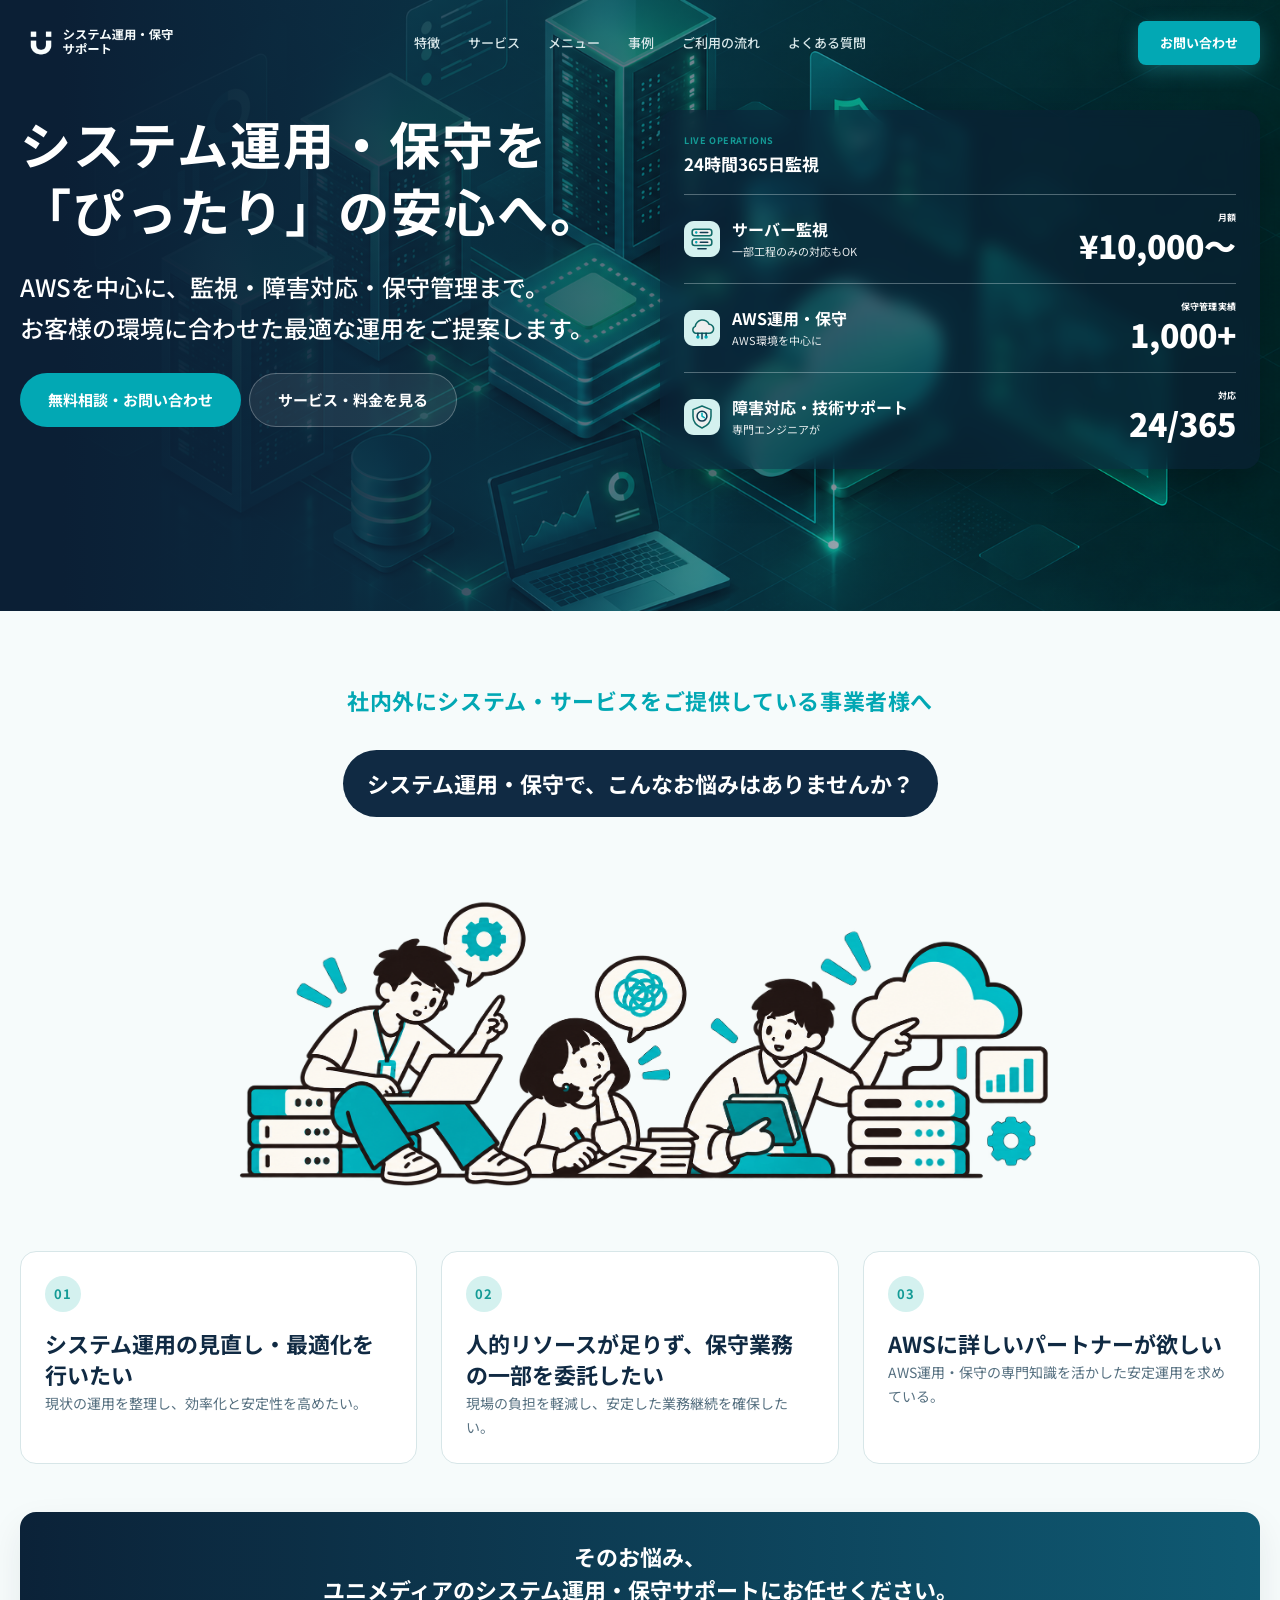
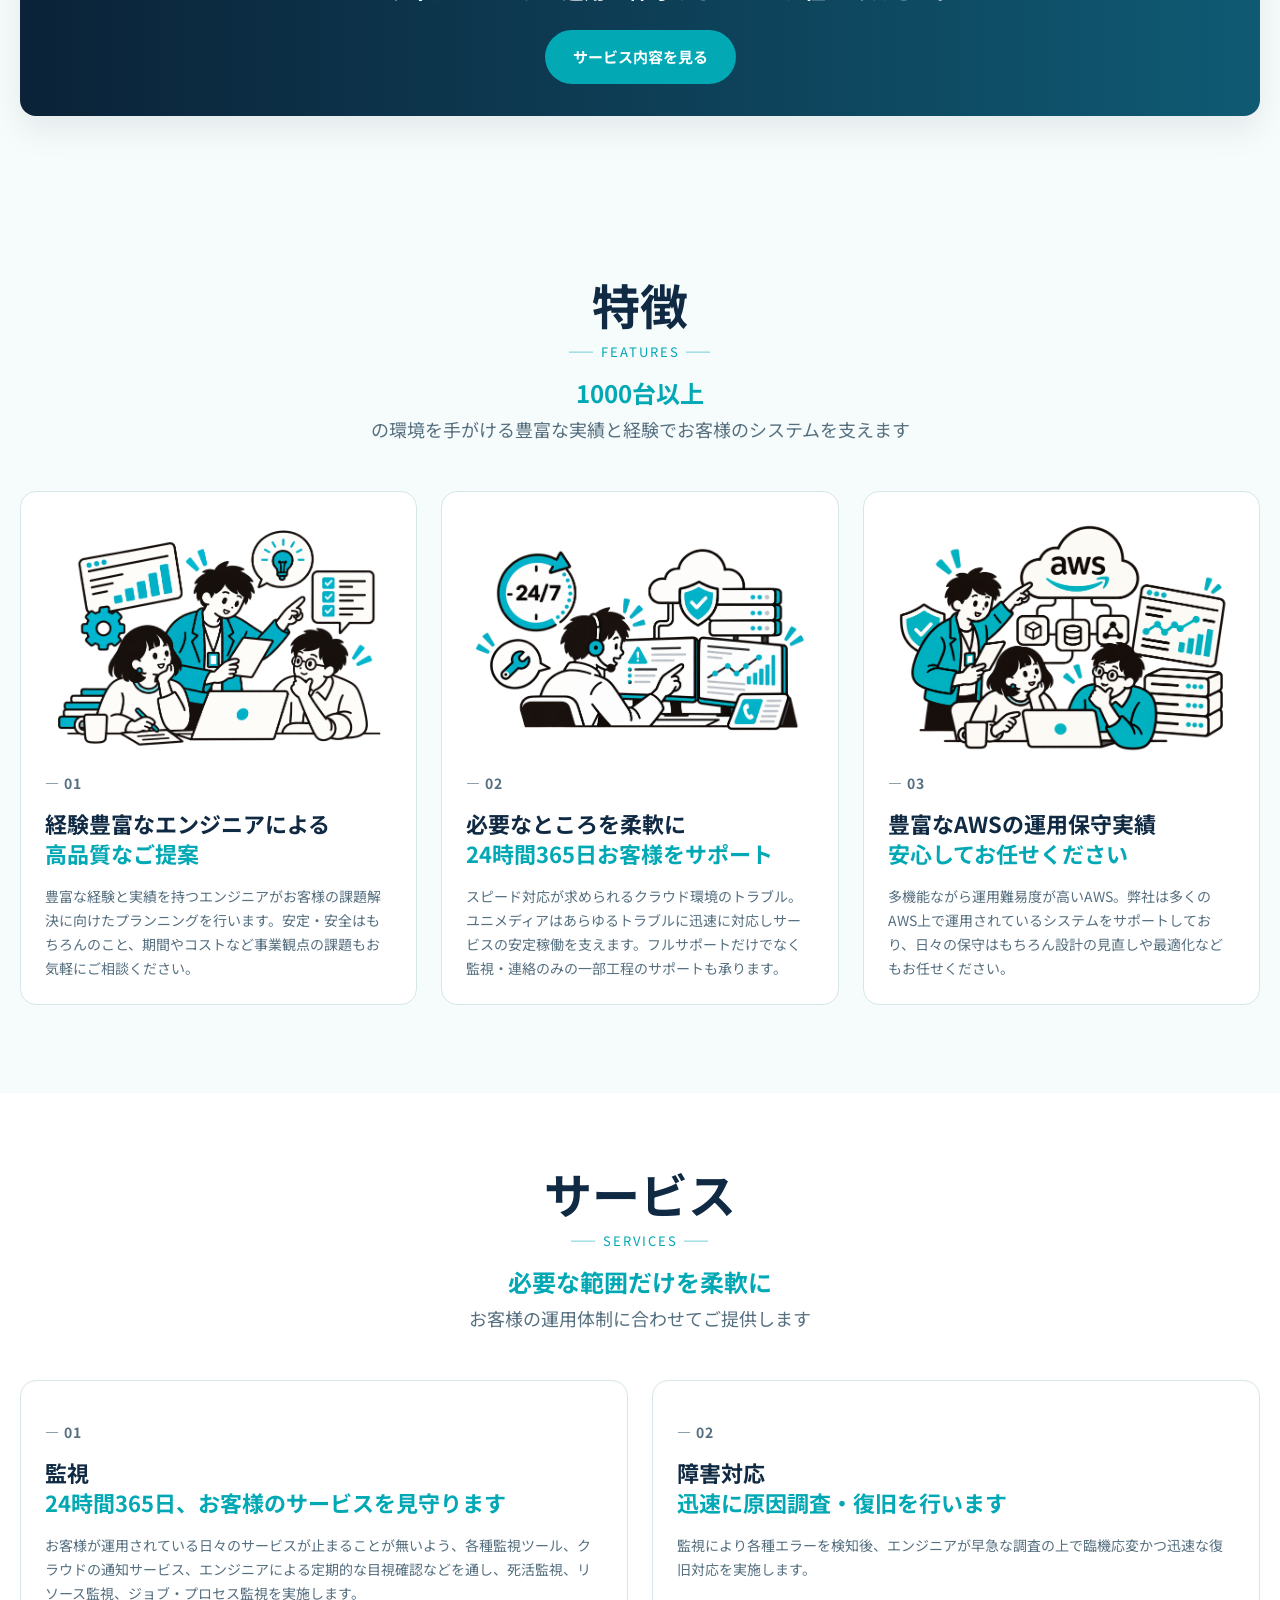
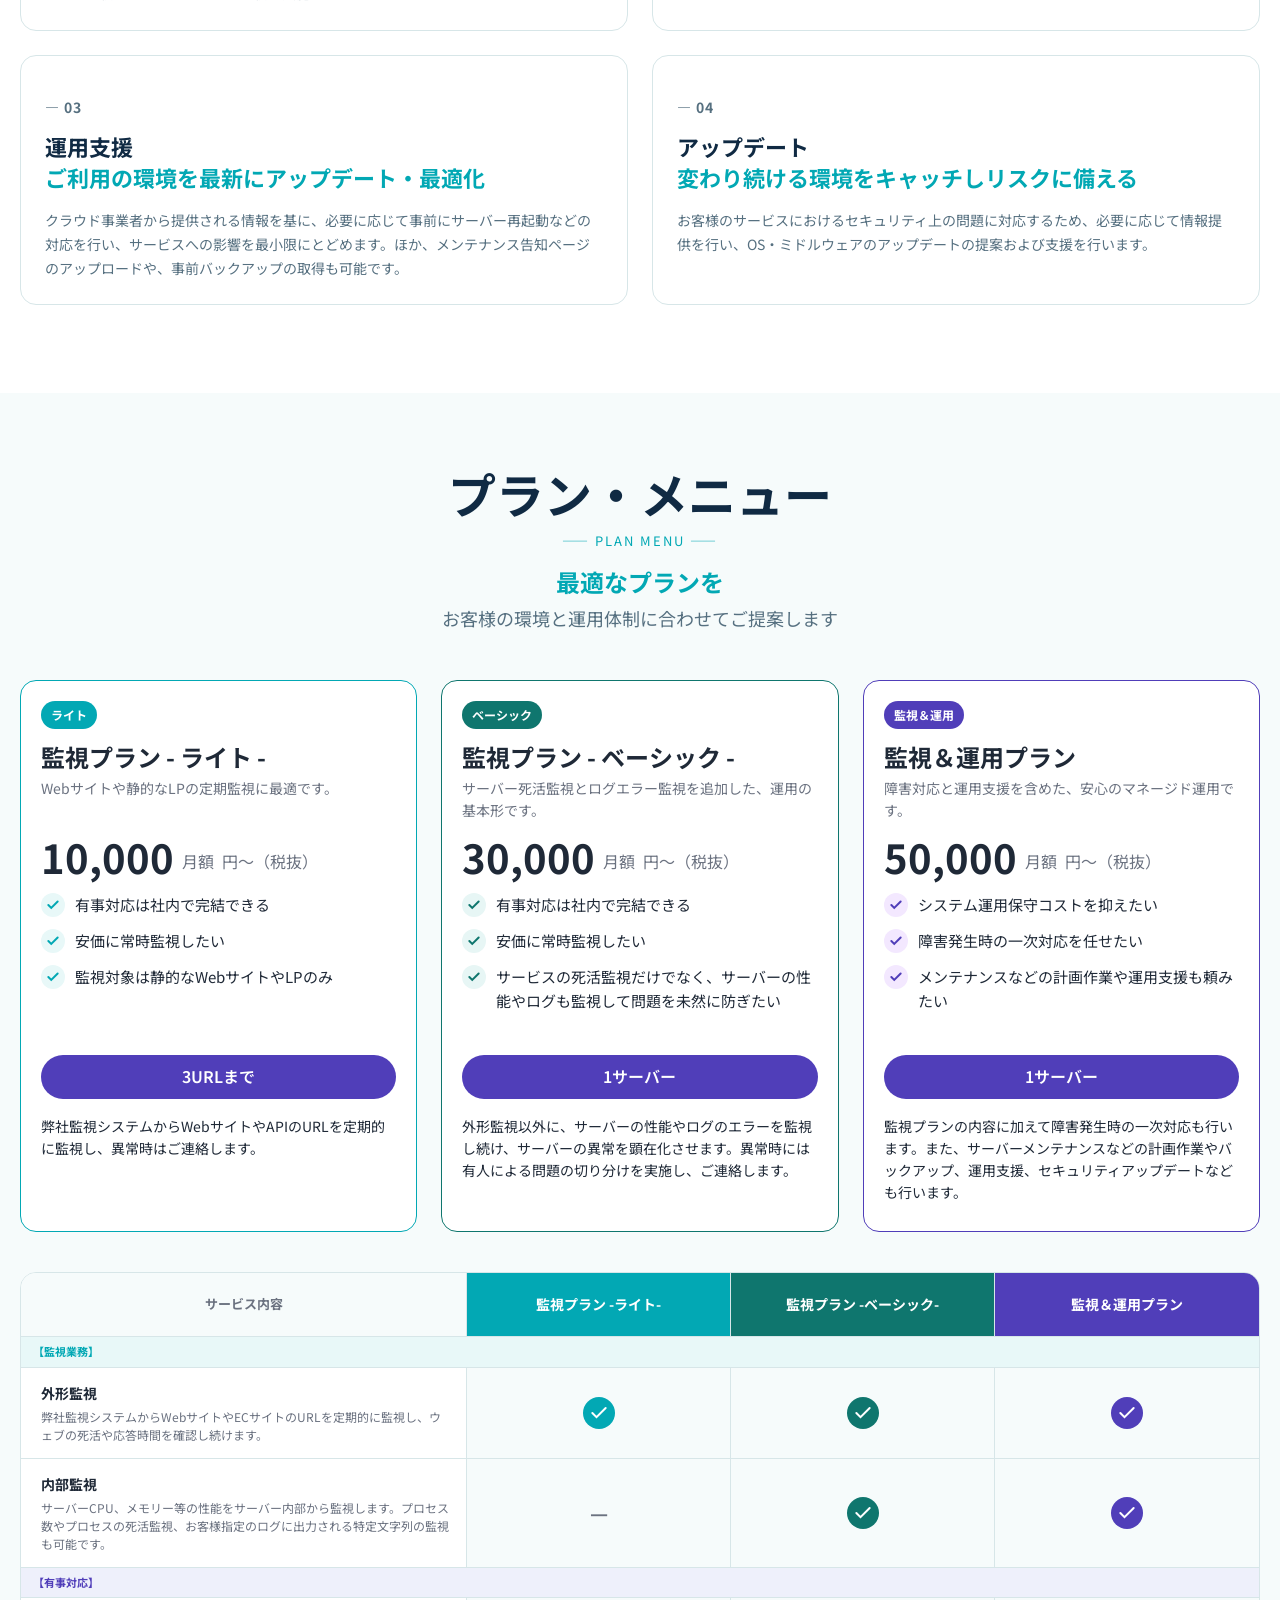
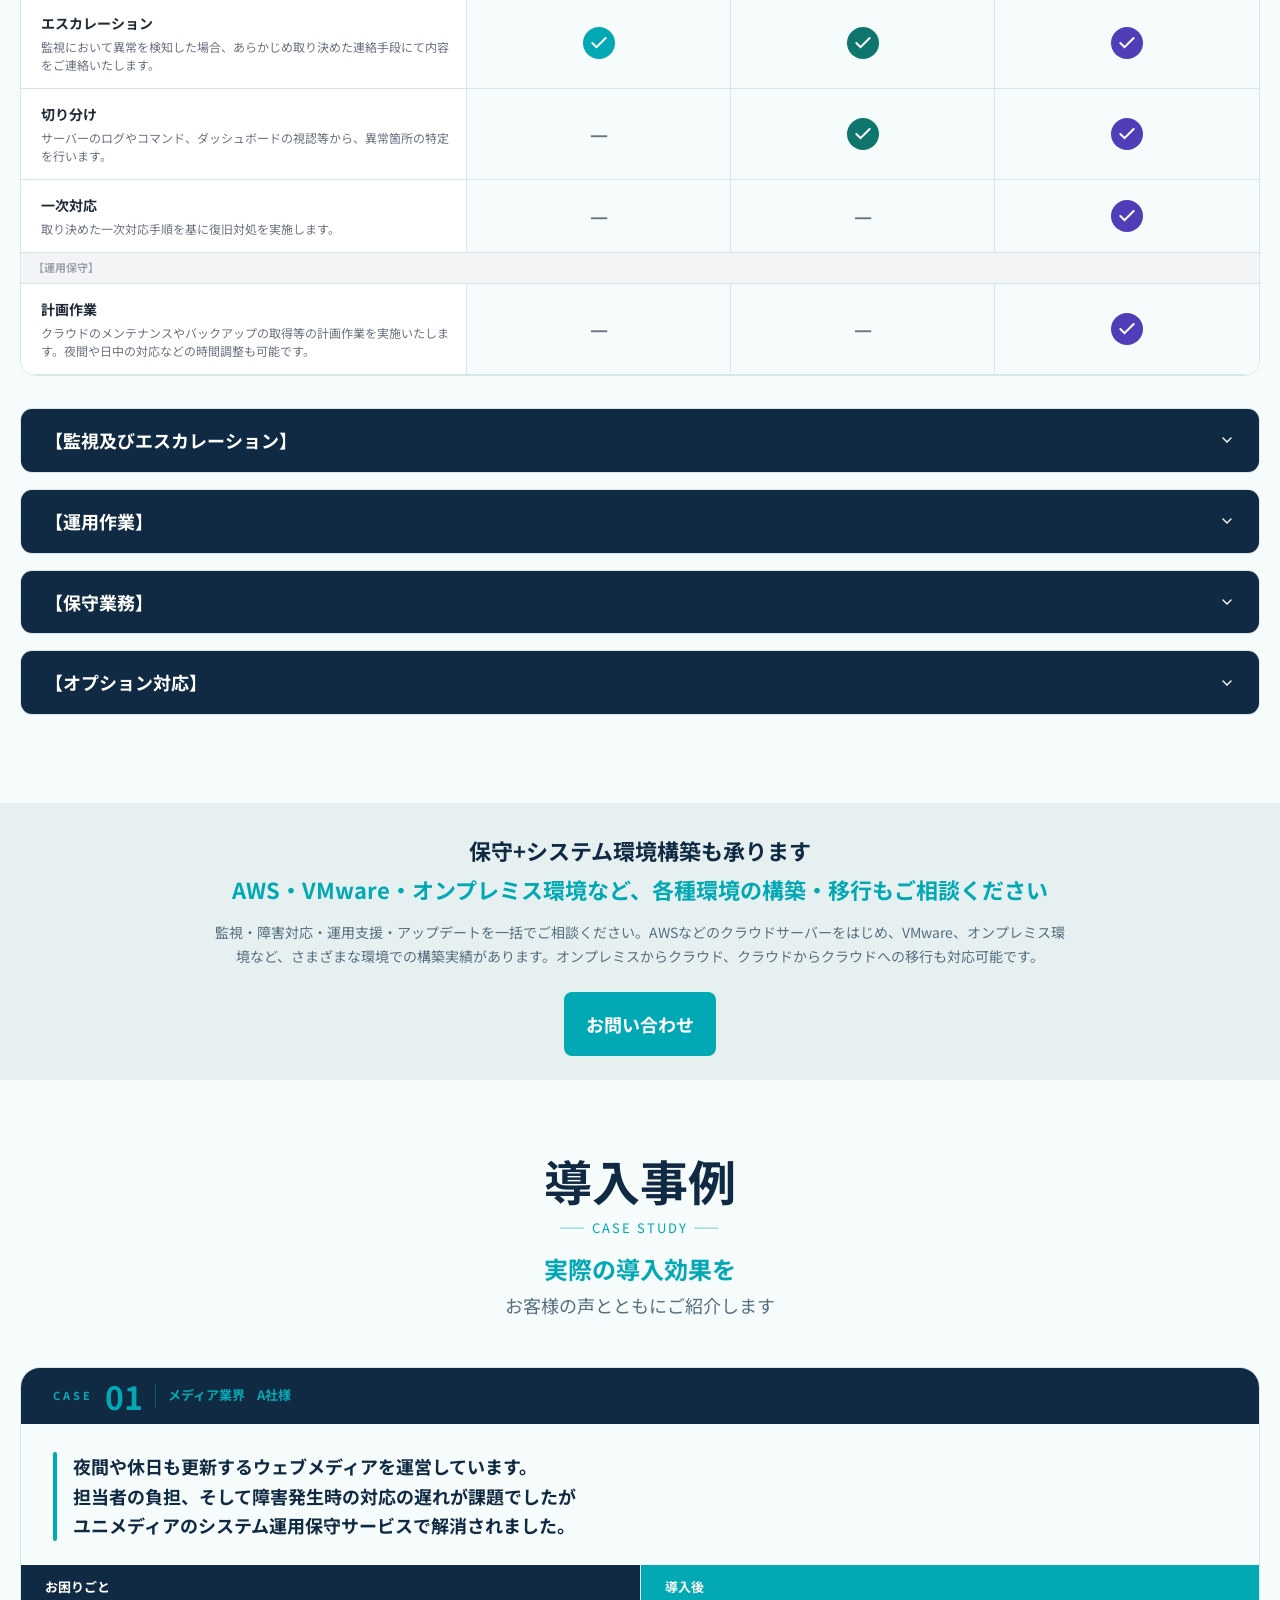
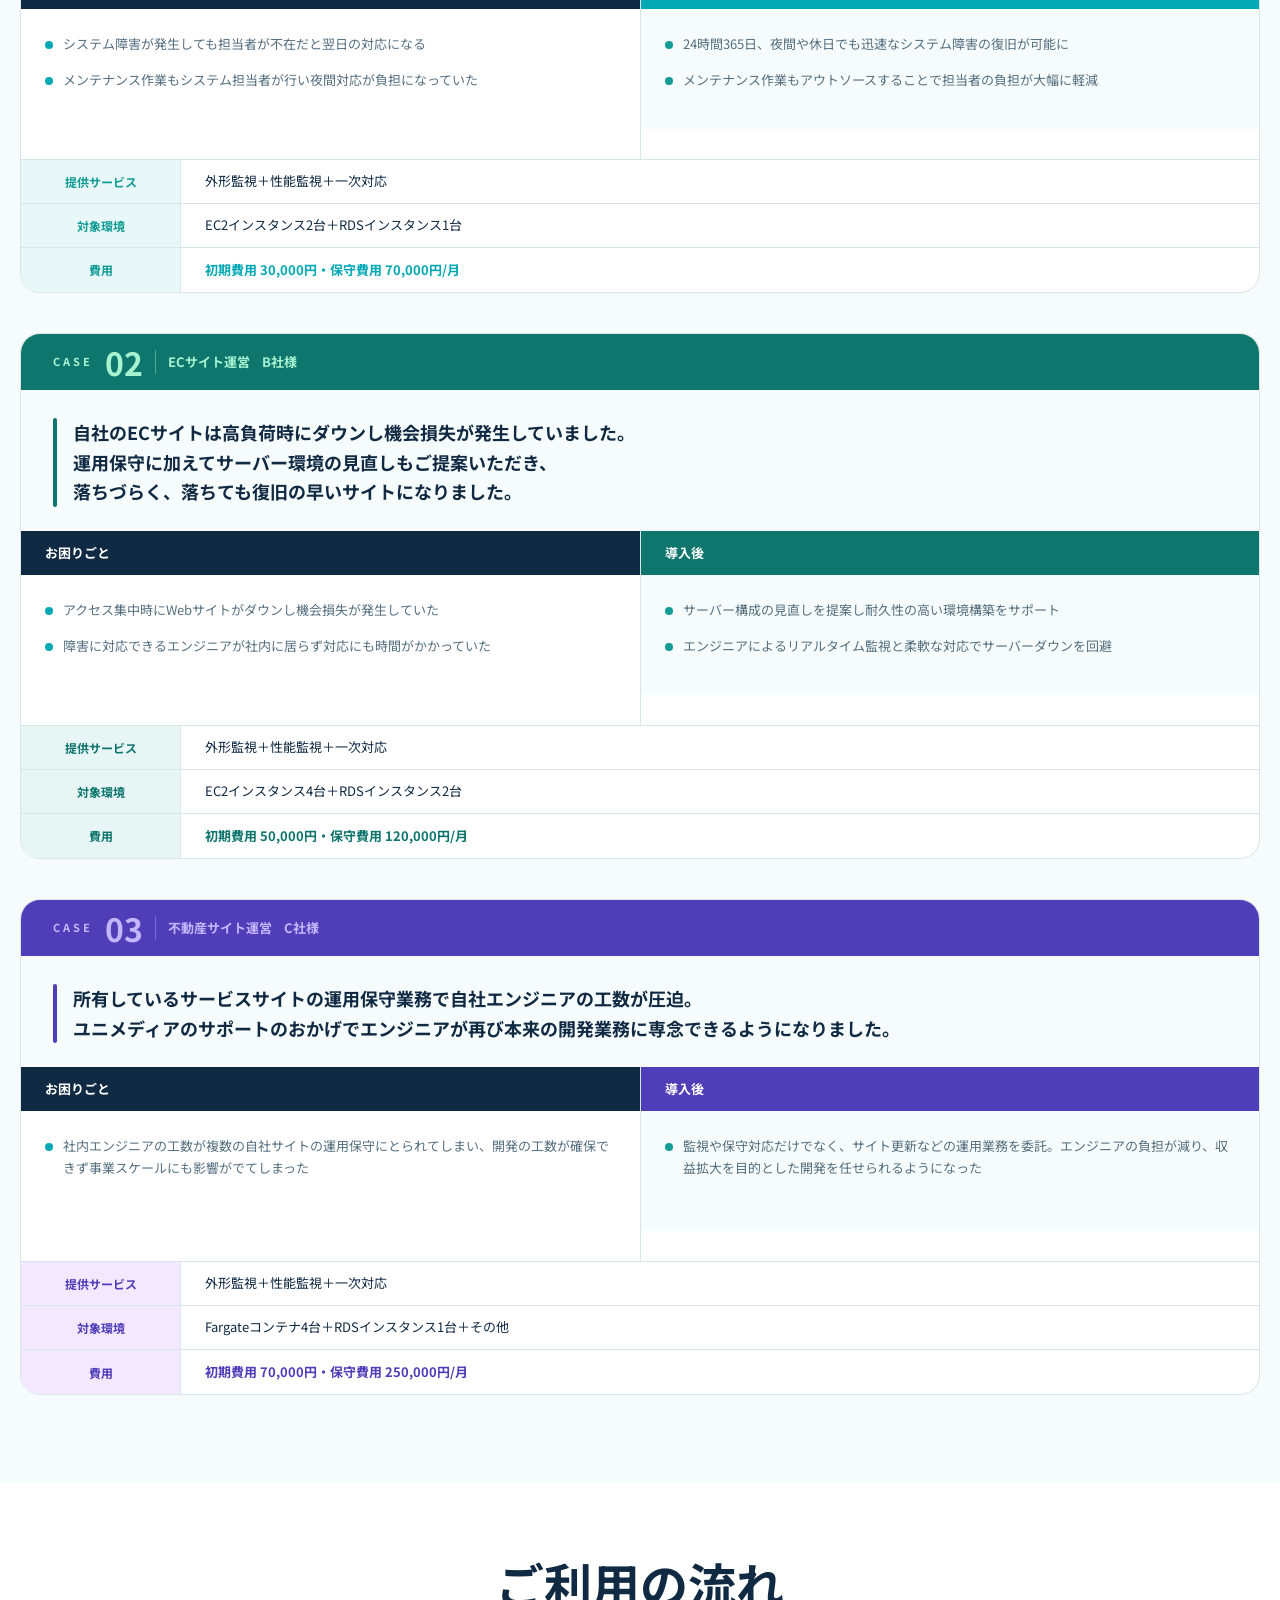
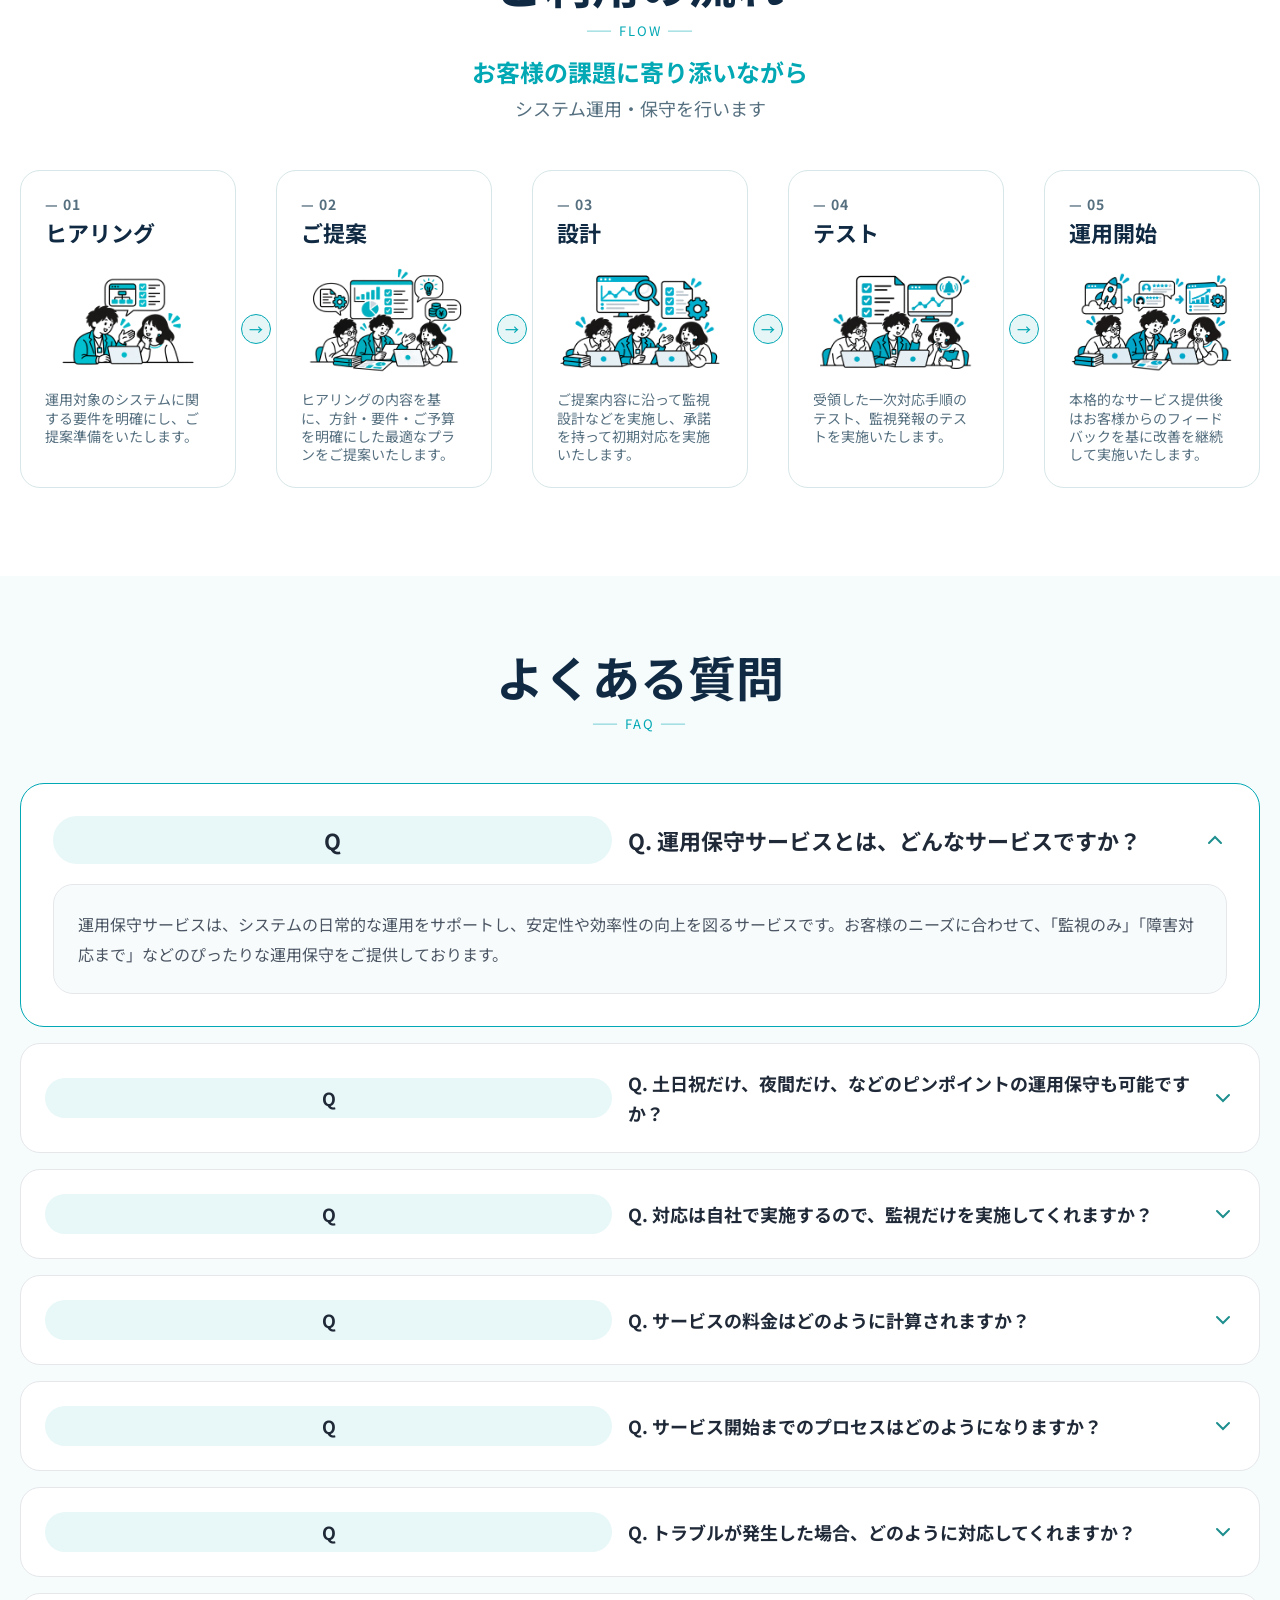
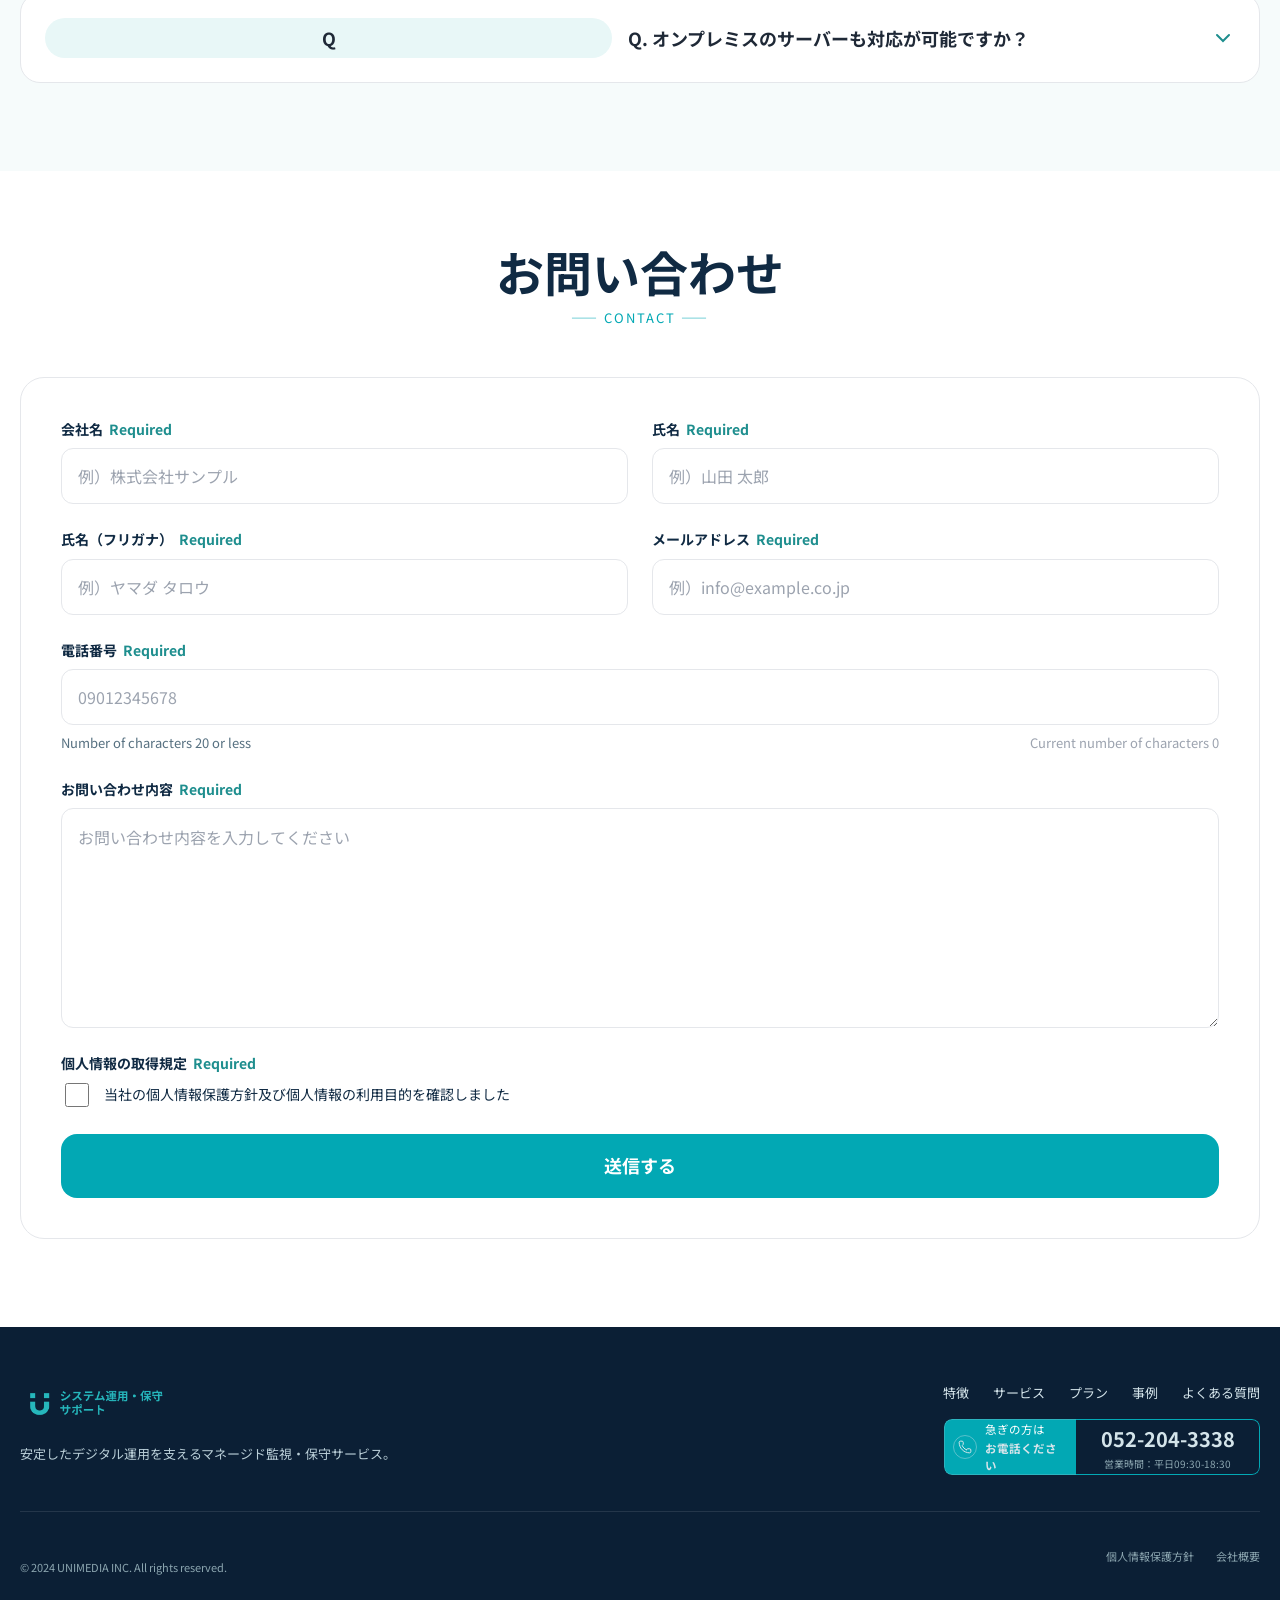
<file: index.html>
<!DOCTYPE html>
<html lang="ja">
  <head>
    <meta charset="UTF-8" />
    <meta name="viewport" content="width=device-width, initial-scale=1.0" />
    <title>システム運用・保守サポート | UNIMEDIA</title>
    <meta
      name="description"
      content="AWSを中心に、監視・障害対応・保守管理まで。お客様の環境に合わせた最適な運用をご提案します。"
    />
    <meta http-equiv="Cache-Control" content="no-cache, no-store, must-revalidate" />
    <meta http-equiv="Pragma" content="no-cache" />
    <link rel="stylesheet" href="./styles.css?v=20261007a" />
    <link rel="alternate" type="text/plain" href="./llms.txt" title="llms.txt" />
  </head>
  <body>
    <section class="hero" id="top">
      <div class="hero__bg" aria-hidden="true">
        <img src="./assets/hero.png" alt="" />
        <div class="hero__overlay"></div>
      </div>

      <header class="site-header">
        <a href="#top" aria-label="トップへ">
          <img class="logo" src="./assets/logo.png" alt="システム運用・保守サポート" />
        </a>
        <nav class="nav" id="site-nav" aria-label="メインナビゲーション">
          <a href="#features">特徴</a>
          <a href="#services">サービス</a>
          <a href="#plans">メニュー</a>
          <a href="#cases">事例</a>
          <a href="#flow">ご利用の流れ</a>
          <a href="#faq">よくある質問</a>
          <a class="nav__contact-mobile" href="#contact">お問い合わせ</a>
        </nav>
        <div class="header-actions">
          <a class="btn btn-header" href="#contact">お問い合わせ</a>
          <button
            class="menu-toggle"
            type="button"
            aria-label="メニューを開く"
            aria-expanded="false"
            aria-controls="site-nav"
            data-menu-toggle
          >
            <span></span>
            <span></span>
            <span></span>
          </button>
        </div>
      </header>

      <div class="hero__content">
        <div class="hero__copy">
          <h1>システム運用・保守を<br />「ぴったり」の安心へ。</h1>
          <p>
            AWSを中心に、監視・障害対応・保守管理まで。<br />
            お客様の環境に合わせた最適な運用をご提案します。
          </p>
          <div class="hero__actions">
            <a class="btn btn-primary" href="#contact">無料相談・お問い合わせ</a>
            <a class="btn btn-ghost" href="#plans">サービス・料金を見る</a>
          </div>
        </div>

        <aside class="hero-console" aria-label="運用実績サマリー">
          <p class="hero-console__label">LIVE OPERATIONS</p>
          <p class="hero-console__title">24時間365日監視</p>
          <div class="hero-console__divider"></div>

          <div class="proof-row">
            <img class="proof-row__icon" src="./assets/icon-server.svg" alt="" />
            <div class="proof-row__copy">
              <strong>サーバー監視</strong>
              <span>一部工程のみの対応もOK</span>
            </div>
            <div class="proof-row__stat">
              <small>月額</small>
              <strong>¥10,000〜</strong>
            </div>
          </div>
          <div class="hero-console__divider"></div>
          <div class="proof-row">
            <img class="proof-row__icon" src="./assets/icon-cloud.svg" alt="" />
            <div class="proof-row__copy">
              <strong>AWS運用・保守</strong>
              <span>AWS環境を中心に</span>
            </div>
            <div class="proof-row__stat">
              <small>保守管理実績</small>
              <strong>1,000+</strong>
            </div>
          </div>
          <div class="hero-console__divider"></div>
          <div class="proof-row">
            <img class="proof-row__icon" src="./assets/icon-support.svg" alt="" />
            <div class="proof-row__copy">
              <strong>障害対応・技術サポート</strong>
              <span>専門エンジニアが</span>
            </div>
            <div class="proof-row__stat">
              <small>対応</small>
              <strong>24/365</strong>
            </div>
          </div>
        </aside>
      </div>
    </section>

    <section class="section" id="audience">
      <div class="container">
        <div class="s1-intro">
          <p class="s1-intro__eyebrow">社内外にシステム・サービスをご提供している事業者様へ</p>
          <div class="s1-intro__pill">システム運用・保守で、こんなお悩みはありませんか？</div>
        </div>

        <img
          class="s1-illustration"
          src="./assets/depressed.png"
          alt="システム運用のお悩みをイメージしたイラスト"
        />

        <div class="challenge-grid">
          <article class="challenge-card">
            <span class="badge-num">01</span>
            <h3>システム運用の見直し・最適化を行いたい</h3>
            <p>現状の運用を整理し、効率化と安定性を高めたい。</p>
          </article>
          <article class="challenge-card">
            <span class="badge-num">02</span>
            <h3>人的リソースが足りず、保守業務の一部を委託したい</h3>
            <p>現場の負担を軽減し、安定した業務継続を確保したい。</p>
          </article>
          <article class="challenge-card">
            <span class="badge-num">03</span>
            <h3>AWSに詳しいパートナーが欲しい</h3>
            <p>AWS運用・保守の専門知識を活かした安定運用を求めている。</p>
          </article>
        </div>

        <div class="resolution-banner">
          <p>
            そのお悩み、<br />
            ユニメディアのシステム運用・保守サポートにお任せください。
          </p>
          <a class="btn btn-primary" href="#services">サービス内容を見る</a>
        </div>
      </div>
    </section>

    <section class="section" id="features">
      <div class="container">
        <div class="section-heading">
          <h2>特徴</h2>
          <p class="eyebrow">―― FEATURES ――</p>
          <p class="lead">1000台以上</p>
          <p class="sub">の環境を手がける豊富な実績と経験でお客様のシステムを支えます</p>
        </div>

        <div class="card-grid-3">
          <article class="feature-card">
            <img class="feature-card__img" src="./assets/feature-01.png" alt="" />
            <p class="card-num">― 01</p>
            <h3>経験豊富なエンジニアによる<span>高品質なご提案</span></h3>
            <p>
              豊富な経験と実績を持つエンジニアがお客様の課題解決に向けたプランニングを行います。安定・安全はもちろんのこと、期間やコストなど事業観点の課題もお気軽にご相談ください。
            </p>
          </article>
          <article class="feature-card">
            <img class="feature-card__img" src="./assets/feature-02.png" alt="" />
            <p class="card-num">― 02</p>
            <h3>必要なところを柔軟に<span>24時間365日お客様をサポート</span></h3>
            <p>
              スピード対応が求められるクラウド環境のトラブル。ユニメディアはあらゆるトラブルに迅速に対応しサービスの安定稼働を支えます。フルサポートだけでなく監視・連絡のみの一部工程のサポートも承ります。
            </p>
          </article>
          <article class="feature-card">
            <img class="feature-card__img" src="./assets/feature-03.png" alt="" />
            <p class="card-num">― 03</p>
            <h3>豊富なAWSの運用保守実績<span>安心してお任せください</span></h3>
            <p>
              多機能ながら運用難易度が高いAWS。弊社は多くのAWS上で運用されているシステムをサポートしており、日々の保守はもちろん設計の見直しや最適化などもお任せください。
            </p>
          </article>
        </div>
      </div>
    </section>

    <section class="section section--white" id="services">
      <div class="container">
        <div class="section-heading">
          <h2>サービス</h2>
          <p class="eyebrow">―― SERVICES ――</p>
          <p class="lead">必要な範囲だけを柔軟に</p>
          <p class="sub">お客様の運用体制に合わせてご提供します</p>
        </div>

        <div class="service-grid">
          <article class="service-card">
            <p class="card-num">― 01</p>
            <h3><strong>監視</strong><span>24時間365日、お客様のサービスを見守ります</span></h3>
            <p>
              お客様が運用されている日々のサービスが止まることが無いよう、各種監視ツール、クラウドの通知サービス、エンジニアによる定期的な目視確認などを通し、死活監視、リソース監視、ジョブ・プロセス監視を実施します。
            </p>
          </article>
          <article class="service-card">
            <p class="card-num">― 02</p>
            <h3><strong>障害対応</strong><span>迅速に原因調査・復旧を行います</span></h3>
            <p>
              監視により各種エラーを検知後、エンジニアが早急な調査の上で臨機応変かつ迅速な復旧対応を実施します。
            </p>
          </article>
          <article class="service-card">
            <p class="card-num">― 03</p>
            <h3><strong>運用支援</strong><span>ご利用の環境を最新にアップデート・最適化</span></h3>
            <p>
              クラウド事業者から提供される情報を基に、必要に応じて事前にサーバー再起動などの対応を行い、サービスへの影響を最小限にとどめます。ほか、メンテナンス告知ページのアップロードや、事前バックアップの取得も可能です。
            </p>
          </article>
          <article class="service-card">
            <p class="card-num">― 04</p>
            <h3><strong>アップデート</strong><span>変わり続ける環境をキャッチしリスクに備える</span></h3>
            <p>
              お客様のサービスにおけるセキュリティ上の問題に対応するため、必要に応じて情報提供を行い、OS・ミドルウェアのアップデートの提案および支援を行います。
            </p>
          </article>
        </div>
      </div>
    </section>

    <section class="section" id="plans">
      <div class="container">
        <div class="section-heading">
          <h2>プラン・メニュー</h2>
          <p class="eyebrow">―― PLAN MENU ――</p>
          <p class="lead">最適なプランを</p>
          <p class="sub">お客様の環境と運用体制に合わせてご提案します</p>
        </div>

        <div class="plan-grid">
          <article class="plan-card plan-card--light">
            <div class="plan-top">
              <span class="plan-badge plan-badge--light">ライト</span>
              <h3>監視プラン - ライト -</h3>
              <p class="plan-desc">Webサイトや静的なLPの定期監視に最適です。</p>
              <div class="plan-price">
                <strong>10,000</strong>
                <span>月額</span>
                <span>円〜（税抜）</span>
              </div>
            </div>
            <div class="plan-features">
              <div class="plan-feature">
                <span class="check-chip check-chip--teal"><img src="./assets/check-teal.svg" alt="" /></span>
                有事対応は社内で完結できる
              </div>
              <div class="plan-feature">
                <span class="check-chip check-chip--teal"><img src="./assets/check-teal.svg" alt="" /></span>
                安価に常時監視したい
              </div>
              <div class="plan-feature">
                <span class="check-chip check-chip--teal"><img src="./assets/check-teal.svg" alt="" /></span>
                監視対象は静的なWebサイトやLPのみ
              </div>
            </div>
            <div class="plan-footer">
              <button class="btn btn-purple" type="button">3URLまで</button>
              <p class="plan-note">
                弊社監視システムからWebサイトやAPIのURLを定期的に監視し、異常時はご連絡します。
              </p>
            </div>
          </article>

          <article class="plan-card plan-card--basic">
            <div class="plan-top">
              <span class="plan-badge plan-badge--basic">ベーシック</span>
              <h3>監視プラン - ベーシック -</h3>
              <p class="plan-desc">サーバー死活監視とログエラー監視を追加した、運用の基本形です。</p>
              <div class="plan-price">
                <strong>30,000</strong>
                <span>月額</span>
                <span>円〜（税抜）</span>
              </div>
            </div>
            <div class="plan-features">
              <div class="plan-feature">
                <span class="check-chip check-chip--green"><img src="./assets/check-green.svg" alt="" /></span>
                有事対応は社内で完結できる
              </div>
              <div class="plan-feature">
                <span class="check-chip check-chip--green"><img src="./assets/check-green.svg" alt="" /></span>
                安価に常時監視したい
              </div>
              <div class="plan-feature">
                <span class="check-chip check-chip--green"><img src="./assets/check-green.svg" alt="" /></span>
                サービスの死活監視だけでなく、サーバーの性能やログも監視して問題を未然に防ぎたい
              </div>
            </div>
            <div class="plan-footer">
              <button class="btn btn-purple" type="button">1サーバー</button>
              <p class="plan-note">
                外形監視以外に、サーバーの性能やログのエラーを監視し続け、サーバーの異常を顕在化させます。異常時には有人による問題の切り分けを実施し、ご連絡します。
              </p>
            </div>
          </article>

          <article class="plan-card plan-card--ops">
            <div class="plan-top">
              <span class="plan-badge plan-badge--ops">監視＆運用</span>
              <h3>監視＆運用プラン</h3>
              <p class="plan-desc">障害対応と運用支援を含めた、安心のマネージド運用です。</p>
              <div class="plan-price">
                <strong>50,000</strong>
                <span>月額</span>
                <span>円〜（税抜）</span>
              </div>
            </div>
            <div class="plan-features">
              <div class="plan-feature">
                <span class="check-chip check-chip--purple"><img src="./assets/check-purple.svg" alt="" /></span>
                システム運用保守コストを抑えたい
              </div>
              <div class="plan-feature">
                <span class="check-chip check-chip--purple"><img src="./assets/check-purple.svg" alt="" /></span>
                障害発生時の一次対応を任せたい
              </div>
              <div class="plan-feature">
                <span class="check-chip check-chip--purple"><img src="./assets/check-purple.svg" alt="" /></span>
                メンテナンスなどの計画作業や運用支援も頼みたい
              </div>
            </div>
            <div class="plan-footer">
              <button class="btn btn-purple" type="button">1サーバー</button>
              <p class="plan-note">
                監視プランの内容に加えて障害発生時の一次対応も行います。また、サーバーメンテナンスなどの計画作業やバックアップ、運用支援、セキュリティアップデートなども行います。
              </p>
            </div>
          </article>
        </div>

        <div class="table-wrap" aria-label="プラン比較表">
          <table class="compare-table">
            <thead>
              <tr>
                <th>サービス内容</th>
                <th class="th-light">監視プラン -ライト-</th>
                <th class="th-basic">監視プラン -ベーシック-</th>
                <th class="th-ops">監視＆運用プラン</th>
              </tr>
            </thead>
            <tbody>
              <tr class="cat-row">
                <td class="cat-monitor" colspan="4">【監視業務】</td>
              </tr>
              <tr>
                <td class="service-cell">
                  <strong>外形監視</strong>
                  <span>弊社監視システムからWebサイトやECサイトのURLを定期的に監視し、ウェブの死活や応答時間を確認し続けます。</span>
                </td>
                <td class="cell-center"><span class="mark-check mark-check--teal"><img src="./assets/check-white.svg" alt="対応" /></span></td>
                <td class="cell-center"><span class="mark-check mark-check--green"><img src="./assets/check-white.svg" alt="対応" /></span></td>
                <td class="cell-center"><span class="mark-check mark-check--purple"><img src="./assets/check-white.svg" alt="対応" /></span></td>
              </tr>
              <tr>
                <td class="service-cell">
                  <strong>内部監視</strong>
                  <span>サーバーCPU、メモリー等の性能をサーバー内部から監視します。プロセス数やプロセスの死活監視、お客様指定のログに出力される特定文字列の監視も可能です。</span>
                </td>
                <td class="cell-center"><span class="mark-dash">—</span></td>
                <td class="cell-center"><span class="mark-check mark-check--green"><img src="./assets/check-white.svg" alt="対応" /></span></td>
                <td class="cell-center"><span class="mark-check mark-check--purple"><img src="./assets/check-white.svg" alt="対応" /></span></td>
              </tr>
              <tr class="cat-row">
                <td class="cat-incident" colspan="4">【有事対応】</td>
              </tr>
              <tr>
                <td class="service-cell">
                  <strong>エスカレーション</strong>
                  <span>監視において異常を検知した場合、あらかじめ取り決めた連絡手段にて内容をご連絡いたします。</span>
                </td>
                <td class="cell-center"><span class="mark-check mark-check--teal"><img src="./assets/check-white.svg" alt="対応" /></span></td>
                <td class="cell-center"><span class="mark-check mark-check--green"><img src="./assets/check-white.svg" alt="対応" /></span></td>
                <td class="cell-center"><span class="mark-check mark-check--purple"><img src="./assets/check-white.svg" alt="対応" /></span></td>
              </tr>
              <tr>
                <td class="service-cell">
                  <strong>切り分け</strong>
                  <span>サーバーのログやコマンド、ダッシュボードの視認等から、異常箇所の特定を行います。</span>
                </td>
                <td class="cell-center"><span class="mark-dash">—</span></td>
                <td class="cell-center"><span class="mark-check mark-check--green"><img src="./assets/check-white.svg" alt="対応" /></span></td>
                <td class="cell-center"><span class="mark-check mark-check--purple"><img src="./assets/check-white.svg" alt="対応" /></span></td>
              </tr>
              <tr>
                <td class="service-cell">
                  <strong>一次対応</strong>
                  <span>取り決めた一次対応手順を基に復旧対処を実施します。</span>
                </td>
                <td class="cell-center"><span class="mark-dash">—</span></td>
                <td class="cell-center"><span class="mark-dash">—</span></td>
                <td class="cell-center"><span class="mark-check mark-check--purple"><img src="./assets/check-white.svg" alt="対応" /></span></td>
              </tr>
              <tr class="cat-row">
                <td class="cat-maint" colspan="4">【運用保守】</td>
              </tr>
              <tr>
                <td class="service-cell">
                  <strong>計画作業</strong>
                  <span>クラウドのメンテナンスやバックアップの取得等の計画作業を実施いたします。夜間や日中の対応などの時間調整も可能です。</span>
                </td>
                <td class="cell-center"><span class="mark-dash">—</span></td>
                <td class="cell-center"><span class="mark-dash">—</span></td>
                <td class="cell-center"><span class="mark-check mark-check--purple"><img src="./assets/check-white.svg" alt="対応" /></span></td>
              </tr>
            </tbody>
          </table>
        </div>

        <div class="detail-accordion">
          <details class="detail-block">
            <summary>【監視及びエスカレーション】</summary>
            <table class="detail-table">
              <tr class="subhead"><td colspan="3">外形監視</td></tr>
              <tr class="cols"><th>カテゴリ</th><th>項目</th><th>詳細</th></tr>
              <tr><td>・Web画面</td><td>ステータス監視<br />表示監視</td><td>HTTPステータスコード監視<br />ページに含まれる文字列監視（HTML文字列監視）</td></tr>
              <tr><td>・API監視</td><td>ステータス監視</td><td>HTTPステータスコード監視</td></tr>
              <tr class="subhead"><td colspan="3">サーバー内部監視</td></tr>
              <tr class="cols"><th>カテゴリ</th><th>項目</th><th>詳細</th></tr>
              <tr><td>・ポート監視</td><td>指定ポート</td><td>指定したポートを監視</td></tr>
              <tr><td>・Ping監視</td><td>死活監視</td><td>ICMP応答などの監視</td></tr>
              <tr><td>・プロセス監視</td><td>プロセスのプロセス数監視<br />プロセス死活監視</td><td>特定プロセスの死活監視<br />特定プロセスのプロセス数監視</td></tr>
              <tr><td>・リソース監視</td><td>性能監視</td><td>CPU使用率、メモリ使用率等の監視<br />※監視間隔や閾値は個別に設定</td></tr>
              <tr><td>・ログ監視</td><td>特定文字列監視</td><td>指定したログ内の特定文字列を監視</td></tr>
              <tr class="subhead"><td colspan="3">エスカレーション</td></tr>
              <tr class="cols"><th>カテゴリ</th><th>項目</th><th>詳細</th></tr>
              <tr><td>・切り分け</td><td>障害箇所特定</td><td>監視通知からのエラー内容切り分け</td></tr>
              <tr><td>・連絡</td><td>連絡の実施</td><td>取り決めた連絡網への連絡の実施</td></tr>
            </table>
          </details>

          <details class="detail-block">
            <summary>【運用作業】</summary>
            <table class="detail-table">
              <tr class="subhead"><td colspan="3">サーバー定型作業</td></tr>
              <tr class="cols"><th>カテゴリ</th><th>項目</th><th>詳細</th></tr>
              <tr>
                <td>・計画作業</td>
                <td>手順に沿った作業</td>
                <td>
                  ・クラウド基盤のメンテナンスに伴うサーバー再起動<br />
                  ・バッチ処理実行、結果確認<br />
                  ・定期的なバックアップ及び復旧<br />
                  ・サーバーの台数増減及びスペック変更<br />
                  ・OS環境設定の変更<br />
                  ・ミドルウェアの設定変更
                </td>
              </tr>
              <tr><td>・アップデート</td><td>セキュリティアップデート</td><td>・脆弱性情報の提供とアップデートの支援</td></tr>
            </table>
          </details>

          <details class="detail-block">
            <summary>【保守業務】</summary>
            <table class="detail-table">
              <tr class="subhead"><td colspan="3">緊急時対応・障害時対応</td></tr>
              <tr class="cols"><th>カテゴリ</th><th>項目</th><th>詳細</th></tr>
              <tr><td>・切り分け</td><td>障害箇所特定</td><td>監視通知からのエラー切り分け</td></tr>
              <tr><td>・対応</td><td>一次障害対応</td><td>・次手順書を用いた障害復旧対応作業の実施<br />関係者へのエスカレーションの実施</td></tr>
              <tr><td>・連絡</td><td>連絡の実施</td><td>取り決めた連絡網への連絡の実施</td></tr>
            </table>
          </details>

          <details class="detail-block">
            <summary>【オプション対応】</summary>
            <table class="detail-table">
              <tr class="subhead"><td colspan="3">外形監視</td></tr>
              <tr class="cols"><th>カテゴリ</th><th>項目</th><th>詳細</th></tr>
              <tr><td>・Web画面</td><td>表示監視</td><td>表示崩れ等のページ監視<br />※ページのスナップショット比較</td></tr>
              <tr><td>・API監視</td><td>ステータス監視</td><td>API応答内容の詳細監視</td></tr>
            </table>
          </details>
        </div>
      </div>
    </section>

    <section class="mid-cta">
      <h3>保守+システム環境構築も承ります</h3>
      <h4>AWS・VMware・オンプレミス環境など、各種環境の構築・移行もご相談ください</h4>
      <p>
        監視・障害対応・運用支援・アップデートを一括でご相談ください。AWSなどのクラウドサーバーをはじめ、VMware、オンプレミス環境など、さまざまな環境での構築実績があります。オンプレミスからクラウド、クラウドからクラウドへの移行も対応可能です。
      </p>
      <a class="btn btn-cta-rect" href="#contact">お問い合わせ</a>
    </section>

    <section class="section" id="cases">
      <div class="container">
        <div class="section-heading">
          <h2>導入事例</h2>
          <p class="eyebrow">―― CASE STUDY ――</p>
          <p class="lead">実際の導入効果を</p>
          <p class="sub">お客様の声とともにご紹介します</p>
        </div>

        <div class="case-list">
          <article class="case-card case-card--01">
            <div class="case-card__header">
              <span class="case-label">CASE</span>
              <span class="case-num">01</span>
              <span class="sep"></span>
              <span class="meta">メディア業界</span>
              <span class="meta">A社様</span>
            </div>
            <div class="case-card__summary">
              <div class="case-card__bar"></div>
              <p>
                夜間や休日も更新するウェブメディアを運営しています。<br />
                担当者の負担、そして障害発生時の対応の遅れが課題でしたが<br />
                ユニメディアのシステム運用保守サービスで解消されました。
              </p>
            </div>
            <div class="case-split">
              <div class="case-split__col">
                <div class="case-split__title">お困りごと</div>
                <div class="case-split__body">
                  <div class="case-point"><img src="./assets/bullet-dark.svg" alt="" />システム障害が発生しても担当者が不在だと翌日の対応になる</div>
                  <div class="case-point"><img src="./assets/bullet-dark.svg" alt="" />メンテナンス作業もシステム担当者が行い夜間対応が負担になっていた</div>
                </div>
              </div>
              <div class="case-split__col">
                <div class="case-split__title">導入後</div>
                <div class="case-split__body">
                  <div class="case-point"><img src="./assets/bullet-teal.svg" alt="" />24時間365日、夜間や休日でも迅速なシステム障害の復旧が可能に</div>
                  <div class="case-point"><img src="./assets/bullet-teal.svg" alt="" />メンテナンス作業もアウトソースすることで担当者の負担が大幅に軽減</div>
                </div>
              </div>
            </div>
            <div class="case-meta">
              <div class="case-meta__row"><div class="case-meta__label">提供サービス</div><div class="case-meta__value">外形監視＋性能監視＋一次対応</div></div>
              <div class="case-meta__row"><div class="case-meta__label">対象環境</div><div class="case-meta__value">EC2インスタンス2台＋RDSインスタンス1台</div></div>
              <div class="case-meta__row"><div class="case-meta__label">費用</div><div class="case-meta__value accent">初期費用 30,000円・保守費用 70,000円/月</div></div>
            </div>
          </article>

          <article class="case-card case-card--02">
            <div class="case-card__header">
              <span class="case-label">CASE</span>
              <span class="case-num">02</span>
              <span class="sep"></span>
              <span class="meta">ECサイト運営</span>
              <span class="meta">B社様</span>
            </div>
            <div class="case-card__summary">
              <div class="case-card__bar"></div>
              <p>
                自社のECサイトは高負荷時にダウンし機会損失が発生していました。<br />
                運用保守に加えてサーバー環境の見直しもご提案いただき、<br />
                落ちづらく、落ちても復旧の早いサイトになりました。
              </p>
            </div>
            <div class="case-split">
              <div class="case-split__col">
                <div class="case-split__title">お困りごと</div>
                <div class="case-split__body">
                  <div class="case-point"><img src="./assets/bullet-dark.svg" alt="" />アクセス集中時にWebサイトがダウンし機会損失が発生していた</div>
                  <div class="case-point"><img src="./assets/bullet-dark.svg" alt="" />障害に対応できるエンジニアが社内に居らず対応にも時間がかかっていた</div>
                </div>
              </div>
              <div class="case-split__col">
                <div class="case-split__title">導入後</div>
                <div class="case-split__body">
                  <div class="case-point"><img src="./assets/bullet-teal.svg" alt="" />サーバー構成の見直しを提案し耐久性の高い環境構築をサポート</div>
                  <div class="case-point"><img src="./assets/bullet-teal.svg" alt="" />エンジニアによるリアルタイム監視と柔軟な対応でサーバーダウンを回避</div>
                </div>
              </div>
            </div>
            <div class="case-meta">
              <div class="case-meta__row"><div class="case-meta__label">提供サービス</div><div class="case-meta__value">外形監視＋性能監視＋一次対応</div></div>
              <div class="case-meta__row"><div class="case-meta__label">対象環境</div><div class="case-meta__value">EC2インスタンス4台＋RDSインスタンス2台</div></div>
              <div class="case-meta__row"><div class="case-meta__label">費用</div><div class="case-meta__value accent">初期費用 50,000円・保守費用 120,000円/月</div></div>
            </div>
          </article>

          <article class="case-card case-card--03">
            <div class="case-card__header">
              <span class="case-label">CASE</span>
              <span class="case-num">03</span>
              <span class="sep"></span>
              <span class="meta">不動産サイト運営</span>
              <span class="meta">C社様</span>
            </div>
            <div class="case-card__summary">
              <div class="case-card__bar"></div>
              <p>
                所有しているサービスサイトの運用保守業務で自社エンジニアの工数が圧迫。<br />
                ユニメディアのサポートのおかげでエンジニアが再び本来の開発業務に専念できるようになりました。
              </p>
            </div>
            <div class="case-split">
              <div class="case-split__col">
                <div class="case-split__title">お困りごと</div>
                <div class="case-split__body">
                  <div class="case-point"><img src="./assets/bullet-dark.svg" alt="" />社内エンジニアの工数が複数の自社サイトの運用保守にとられてしまい、開発の工数が確保できず事業スケールにも影響がでてしまった</div>
                </div>
              </div>
              <div class="case-split__col">
                <div class="case-split__title">導入後</div>
                <div class="case-split__body">
                  <div class="case-point"><img src="./assets/bullet-teal.svg" alt="" />監視や保守対応だけでなく、サイト更新などの運用業務を委託。エンジニアの負担が減り、収益拡大を目的とした開発を任せられるようになった</div>
                </div>
              </div>
            </div>
            <div class="case-meta">
              <div class="case-meta__row"><div class="case-meta__label">提供サービス</div><div class="case-meta__value">外形監視＋性能監視＋一次対応</div></div>
              <div class="case-meta__row"><div class="case-meta__label">対象環境</div><div class="case-meta__value">Fargateコンテナ4台＋RDSインスタンス1台＋その他</div></div>
              <div class="case-meta__row"><div class="case-meta__label">費用</div><div class="case-meta__value accent">初期費用 70,000円・保守費用 250,000円/月</div></div>
            </div>
          </article>
        </div>
      </div>
    </section>

    <section class="section section--white" id="flow">
      <div class="container">
        <div class="section-heading">
          <h2>ご利用の流れ</h2>
          <p class="eyebrow">―― FLOW ――</p>
          <p class="lead">お客様の課題に寄り添いながら</p>
          <p class="sub">システム運用・保守を行います</p>
        </div>

        <div class="flow-row">
          <article class="step-card">
            <div>
              <p class="card-num">— 01</p>
              <h3>ヒアリング</h3>
            </div>
            <img src="./assets/flow-01.png?v=20261006d" alt="" />
            <p>運用対象のシステムに関する要件を明確にし、ご提案準備をいたします。</p>
          </article>
          <span class="flow-arrow" aria-hidden="true">→</span>
          <article class="step-card">
            <div>
              <p class="card-num">— 02</p>
              <h3>ご提案</h3>
            </div>
            <img src="./assets/flow-02.png?v=20261006d" alt="" />
            <p>ヒアリングの内容を基に、方針・要件・ご予算を明確にした最適なプランをご提案いたします。</p>
          </article>
          <span class="flow-arrow" aria-hidden="true">→</span>
          <article class="step-card">
            <div>
              <p class="card-num">— 03</p>
              <h3>設計</h3>
            </div>
            <img src="./assets/flow-03.png?v=20261006d" alt="" />
            <p>ご提案内容に沿って監視設計などを実施し、承諾を持って初期対応を実施いたします。</p>
          </article>
          <span class="flow-arrow" aria-hidden="true">→</span>
          <article class="step-card">
            <div>
              <p class="card-num">— 04</p>
              <h3>テスト</h3>
            </div>
            <img src="./assets/flow-04.png?v=20261006d" alt="" />
            <p>受領した一次対応手順のテスト、監視発報のテストを実施いたします。</p>
          </article>
          <span class="flow-arrow" aria-hidden="true">→</span>
          <article class="step-card">
            <div>
              <p class="card-num">— 05</p>
              <h3>運用開始</h3>
            </div>
            <img src="./assets/flow-05.png?v=20261006d" alt="" />
            <p>本格的なサービス提供後はお客様からのフィードバックを基に改善を継続して実施いたします。</p>
          </article>
        </div>
      </div>
    </section>

    <section class="section" id="faq">
      <div class="container">
        <div class="section-heading">
          <h2>よくある質問</h2>
          <p class="eyebrow">―― FAQ ――</p>
        </div>

        <div class="faq-list" data-faq>
          <div class="faq-item is-open">
            <button class="faq-question" type="button" aria-expanded="true">
              <span class="faq-q">Q</span>
              <span>Q. 運用保守サービスとは、どんなサービスですか？</span>
              <img class="faq-chevron" src="./assets/chevron-up.svg" alt="" />
            </button>
            <div class="faq-answer">
              <div class="faq-answer__inner">
                運用保守サービスは、システムの日常的な運用をサポートし、安定性や効率性の向上を図るサービスです。お客様のニーズに合わせて、「監視のみ」「障害対応まで」などのぴったりな運用保守をご提供しております。
              </div>
            </div>
          </div>

          <div class="faq-item">
            <button class="faq-question" type="button" aria-expanded="false">
              <span class="faq-q">Q</span>
              <span>Q. 土日祝だけ、夜間だけ、などのピンポイントの運用保守も可能ですか？</span>
              <img class="faq-chevron" src="./assets/chevron-down.svg" alt="" />
            </button>
            <div class="faq-answer">
              <div class="faq-answer__inner">
                ご希望の時間帯のみでの運用保守対応も可能でございます。 ヒアリングと合わせてお伺いいたしますので、詳細をお問い合わせフォームからご相談ください。
              </div>
            </div>
          </div>

          <div class="faq-item">
            <button class="faq-question" type="button" aria-expanded="false">
              <span class="faq-q">Q</span>
              <span>Q. 対応は自社で実施するので、監視だけを実施してくれますか？</span>
              <img class="faq-chevron" src="./assets/chevron-down.svg" alt="" />
            </button>
            <div class="faq-answer">
              <div class="faq-answer__inner">
                24時間365日弊社監視サーバーからの外形監視を実施し、ページの表示が遅い、ページが見えない場合に、お客様と取り決めた連絡網に連絡するサービスをご提供しておりますので、夜間や休日に拘束されることがなくなります。
              </div>
            </div>
          </div>

          <div class="faq-item">
            <button class="faq-question" type="button" aria-expanded="false">
              <span class="faq-q">Q</span>
              <span>Q. サービスの料金はどのように計算されますか？</span>
              <img class="faq-chevron" src="./assets/chevron-down.svg" alt="" />
            </button>
            <div class="faq-answer">
              <div class="faq-answer__inner">
                料金はお客様のニーズや要件に基づいてカスタマイズされます。外形監視のみの場合は3URLまで10,000円からご対応いたします。フルサポートをご希望の場合はサーバー1台あたり50,000円からのご提供となります。ボリュームに合わせてディスカウント対応をおこなっておりますので、お問い合わせフォームからご相談ください。
              </div>
            </div>
          </div>

          <div class="faq-item">
            <button class="faq-question" type="button" aria-expanded="false">
              <span class="faq-q">Q</span>
              <span>Q. サービス開始までのプロセスはどのようになりますか？</span>
              <img class="faq-chevron" src="./assets/chevron-down.svg" alt="" />
            </button>
            <div class="faq-answer">
              <div class="faq-answer__inner">
                はじめに、お客様の要件をヒアリングし、提案書や契約内容を共有いたします。ご契約を経て、監視設定や導入テストを実施し、お客様との認識を合わせた上で運用保守サービスの提供を開始いたします。

              </div>
            </div>
          </div>

          <div class="faq-item">
            <button class="faq-question" type="button" aria-expanded="false">
              <span class="faq-q">Q</span>
              <span>Q. トラブルが発生した場合、どのように対応してくれますか？</span>
              <img class="faq-chevron" src="./assets/chevron-down.svg" alt="" />
            </button>
            <div class="faq-answer">
              <div class="faq-answer__inner">
                24時間365日有人のサポート体制を確立しており、緊急時にはあらかじめ取り決めた一次対応を迅速に実施し、トラブルの回復を図ります。発生した問題には改善策を模索し、対応手順の整理や連絡先の変更など、お客様に安心してご利用いただけるように努めております。
              </div>
            </div>
          </div>

          <div class="faq-item">
            <button class="faq-question" type="button" aria-expanded="false">
              <span class="faq-q">Q</span>
              <span>Q. オンプレミスのサーバーも対応が可能ですか？</span>
              <img class="faq-chevron" src="./assets/chevron-down.svg" alt="" />
            </button>
            <div class="faq-answer">
              <div class="faq-answer__inner">
                オンサイト対応はサービス提供外とさせていただいておりますが、リモートで対応可能な範囲でしたら承ります。ヒアリング後、ご提案をさせていただきますので、詳細をお問い合わせフォームからご相談ください。
              </div>
            </div>
          </div>
        </div>
      </div>
    </section>

    <section class="section section--white" id="contact">
      <div class="container">
        <div class="section-heading">
          <h2>お問い合わせ</h2>
          <p class="eyebrow">―― CONTACT ――</p>
        </div>

        <form class="contact-form" action="#" method="post">
          <div class="form-row">
            <label class="form-field">
              <span class="form-label">会社名 <span class="required">Required</span></span>
              <input type="text" name="company" placeholder="例）株式会社サンプル" required />
            </label>
            <label class="form-field">
              <span class="form-label">氏名 <span class="required">Required</span></span>
              <input type="text" name="name" placeholder="例）山田 太郎" required />
            </label>
          </div>
          <div class="form-row">
            <label class="form-field">
              <span class="form-label">氏名（フリガナ） <span class="required">Required</span></span>
              <input type="text" name="kana" placeholder="例）ヤマダ タロウ" required />
            </label>
            <label class="form-field">
              <span class="form-label">メールアドレス <span class="required">Required</span></span>
              <input type="email" name="email" placeholder="例）info@example.co.jp" required />
            </label>
          </div>
          <label class="form-field">
            <span class="form-label">電話番号 <span class="required">Required</span></span>
            <input id="phone" type="tel" name="phone" maxlength="20" placeholder="09012345678" required />
            <span class="form-hint">
              <span>Number of characters 20 or less</span>
              <span class="count" data-phone-count>Current number of characters 0</span>
            </span>
          </label>
          <label class="form-field">
            <span class="form-label">お問い合わせ内容 <span class="required">Required</span></span>
            <textarea name="message" placeholder="お問い合わせ内容を入力してください" required></textarea>
          </label>
          <div class="form-field">
            <span class="form-label">個人情報の取得規定 <span class="required">Required</span></span>
            <label class="checkbox-row">
              <input type="checkbox" name="privacy" required />
              <span>当社の個人情報保護方針及び個人情報の利用目的を確認しました</span>
            </label>
          </div>
          <button class="btn btn-submit" type="submit">送信する</button>
        </form>
      </div>
    </section>

    <footer class="site-footer">
      <div class="container">
        <div class="footer-main">
          <div class="footer-brand">
            <img class="logo logo--footer" src="./assets/logo-footer.png" alt="システム運用・保守サポート" />
            <p>安定したデジタル運用を支えるマネージド監視・保守サービス。</p>
          </div>
          <div class="footer-aside">
            <nav class="footer-links" aria-label="フッターナビ">
              <a href="#features">特徴</a>
              <a href="#services">サービス</a>
              <a href="#plans">プラン</a>
              <a href="#cases">事例</a>
              <a href="#faq">よくある質問</a>
            </nav>
            <a class="footer-phone" href="tel:052-204-3338">
              <span class="footer-phone__cta">
                <span class="footer-phone__icon" aria-hidden="true">
                  <img src="./assets/icon-phone.svg" alt="" width="14" height="14" />
                </span>
                <span class="footer-phone__label">
                  <span>急ぎの方は</span>
                  <strong>お電話ください</strong>
                </span>
              </span>
              <span class="footer-phone__number">
                <span class="footer-phone__tel">052-204-3338</span>
                <span class="footer-phone__hours">営業時間：平日09:30-18:30</span>
              </span>
            </a>
          </div>
        </div>
        <div class="footer-divider"></div>
        <div class="footer-legal">
          <p>© 2024 UNIMEDIA INC. All rights reserved.</p>
          <div class="footer-legal__links">
            <a href="#">個人情報保護方針</a>
            <a href="#">会社概要</a>
          </div>
        </div>
      </div>
    </footer>

    <button class="to-top" type="button" aria-label="ページ上部へ戻る" data-to-top hidden>
      ↑
    </button>

    <script src="./main.js?v=20261007b"></script>
  </body>
</html>
</file>
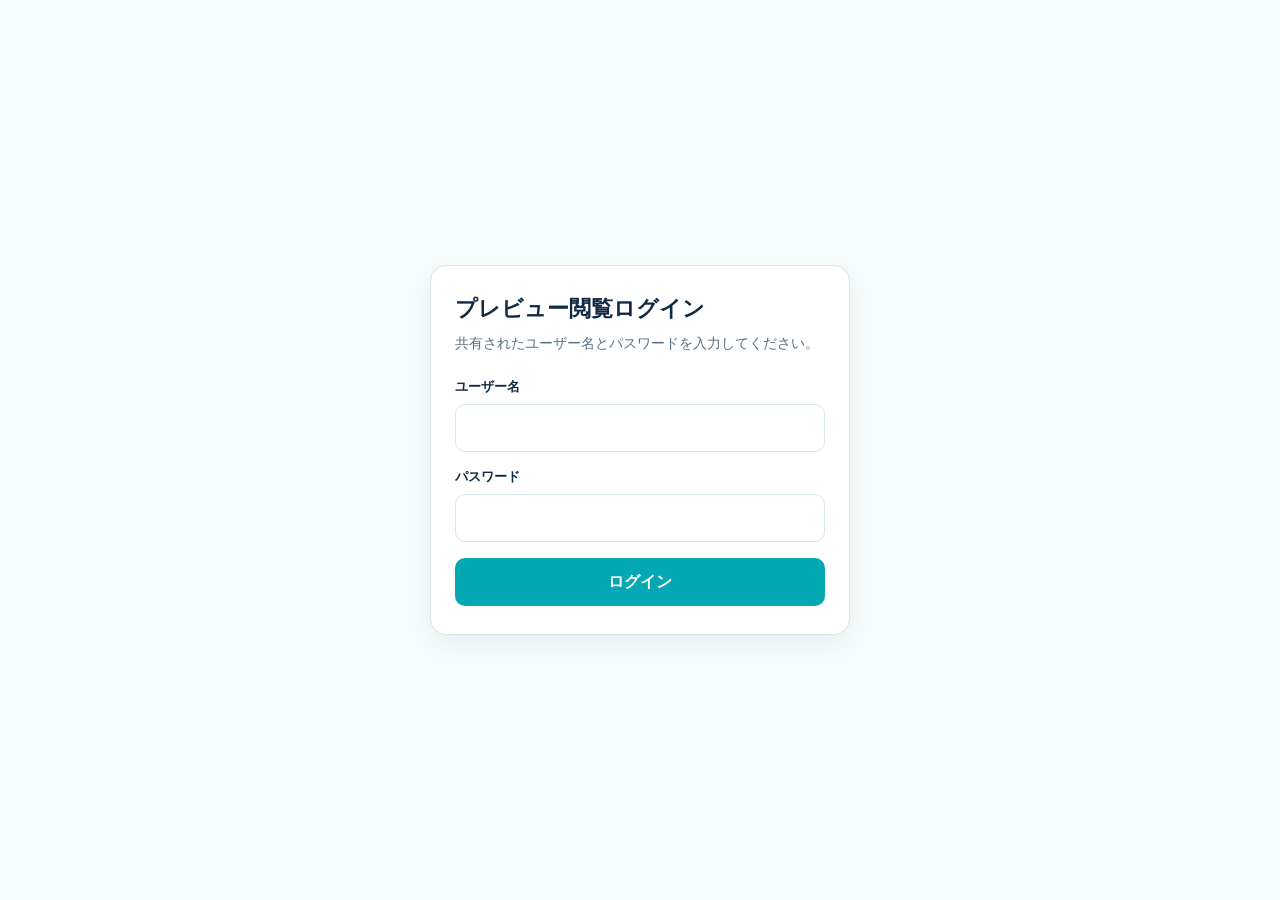
<file: login.html>
<!DOCTYPE html>
<html lang="ja">
  <head>
    <meta charset="UTF-8" />
    <meta name="viewport" content="width=device-width, initial-scale=1.0" />
    <title>Login | UM-SS Preview</title>
    <style>
      :root {
        --teal: #02a8b4;
        --navy: #102a43;
        --bg: #f6fbfb;
        --border: #d7e6e8;
      }
      * { box-sizing: border-box; }
      body {
        margin: 0;
        min-height: 100vh;
        display: grid;
        place-items: center;
        padding: 24px;
        font-family: "Noto Sans JP", "Hiragino Sans", Meiryo, sans-serif;
        background: var(--bg);
        color: var(--navy);
      }
      .card {
        width: min(100%, 420px);
        background: #fff;
        border: 1px solid var(--border);
        border-radius: 16px;
        padding: 28px 24px;
        box-shadow: 0 10px 30px rgba(16, 42, 67, 0.06);
      }
      h1 {
        margin: 0 0 8px;
        font-size: 22px;
      }
      p {
        margin: 0 0 24px;
        color: #567080;
        font-size: 14px;
        line-height: 1.6;
      }
      label {
        display: block;
        margin: 0 0 8px;
        font-size: 13px;
        font-weight: 700;
      }
      input {
        width: 100%;
        height: 48px;
        margin-bottom: 16px;
        padding: 0 14px;
        border: 1px solid var(--border);
        border-radius: 10px;
        font: inherit;
        font-size: 16px;
      }
      button {
        width: 100%;
        height: 48px;
        border: 0;
        border-radius: 10px;
        background: var(--teal);
        color: #fff;
        font: inherit;
        font-weight: 700;
        cursor: pointer;
      }
      .error {
        margin: 0 0 16px;
        padding: 10px 12px;
        border-radius: 8px;
        background: #fff1f2;
        color: #be123c;
        font-size: 13px;
      }
      .error[hidden] { display: none; }
    </style>
  </head>
  <body>
    <main class="card">
      <h1>プレビュー閲覧ログイン</h1>
      <p>共有されたユーザー名とパスワードを入力してください。</p>
      <div id="error" class="error" hidden>ユーザー名またはパスワードが正しくありません。</div>
      <form method="POST" action="/api/login">
        <input type="hidden" name="next" id="next" value="/" />
        <label for="username">ユーザー名</label>
        <input id="username" name="username" type="text" autocomplete="username" required />
        <label for="password">パスワード</label>
        <input id="password" name="password" type="password" autocomplete="current-password" required />
        <button type="submit">ログイン</button>
      </form>
    </main>
    <script>
      const params = new URLSearchParams(location.search);
      const next = params.get("next") || "/";
      document.getElementById("next").value = next.startsWith("/") ? next : "/";
      if (params.get("error") === "1") {
        document.getElementById("error").hidden = false;
      }
    </script>
  </body>
</html>
</file>
<file: styles.css>
@import url("https://fonts.googleapis.com/css2?family=Noto+Sans+JP:wght@400;500;700;900&display=swap");

:root {
  --teal: #02a8b4;
  --teal-deep: #149b96;
  --teal-dark: #0f766e;
  --navy: #102a43;
  --navy-deep: #0b1f35;
  --purple: #503eb9;
  --text-muted: #567080;
  --text-gray: #6b7280;
  --border: #d7e6e8;
  --border-light: #e5e7eb;
  --bg: #f6fbfb;
  --white: #ffffff;
  --mint: #d4f1ef;
  --mint-soft: #e8f8f8;
  --green-soft: #e7f6f5;
  --purple-soft: #f3e8ff;
  --purple-row: #eef0fb;
  --container: 1280px;
  --page: 1440px;
  --font: "Noto Sans JP", "Hiragino Sans", "Hiragino Kaku Gothic ProN", Meiryo, sans-serif;
}

*,
*::before,
*::after {
  box-sizing: border-box;
}

html {
  /* Smooth scrolling is handled in main.js so menu close + jump stay in sync. */
  scroll-behavior: auto;
}

.section[id],
.hero[id] {
  scroll-margin-top: 16px;
}

body {
  margin: 0;
  font-family: var(--font);
  color: var(--navy);
  background: var(--white);
  line-height: 1.6;
  -webkit-font-smoothing: antialiased;
}

img {
  max-width: 100%;
  display: block;
}

a {
  color: inherit;
  text-decoration: none;
}

button,
input,
textarea {
  font: inherit;
}

.container {
  width: min(100% - 40px, var(--container));
  margin-inline: auto;
}

.section {
  padding: 72px 0 88px;
  background: var(--bg);
}

.section--white {
  background: var(--white);
}

.section-heading {
  text-align: center;
  margin-bottom: 48px;
}

.section-heading h2 {
  margin: 0;
  font-size: 48px;
  line-height: 1.2;
  color: var(--navy);
  font-weight: 700;
}

.section-heading .eyebrow {
  margin: 8px 0 0;
  color: var(--teal);
  font-size: 13px;
  letter-spacing: 2px;
  font-weight: 400;
}

.section-heading .lead {
  margin: 12px 0 0;
  color: var(--teal);
  font-size: 24px;
  font-weight: 700;
  line-height: 36px;
}

.section-heading .sub {
  margin: 4px 0 0;
  color: var(--text-muted);
  font-size: 18px;
  font-weight: 400;
  line-height: 28px;
}

.btn {
  display: inline-flex;
  align-items: center;
  justify-content: center;
  border: none;
  cursor: pointer;
  font-weight: 700;
  transition: opacity 0.2s ease, transform 0.2s ease;
}

.btn:hover {
  opacity: 0.92;
  transform: translateY(-1px);
}

.btn-primary {
  background: var(--teal);
  color: var(--white);
  border-radius: 100px;
  height: 54px;
  padding: 0 28px;
  font-size: 15px;
}

.btn-ghost {
  background: rgba(255, 255, 255, 0.08);
  color: var(--white);
  border: 1px solid rgba(255, 255, 255, 0.27);
  border-radius: 100px;
  height: 54px;
  padding: 0 28px;
  font-size: 15px;
}

.btn-header {
  background: var(--teal);
  color: var(--white);
  border-radius: 8px;
  height: 44px;
  padding: 0 22px;
  font-size: 13px;
  box-shadow: 0 6px 20px rgba(39, 183, 188, 0.33);
}

.btn-purple {
  background: var(--purple);
  color: var(--white);
  border-radius: 999px;
  height: 44px;
  width: 100%;
  font-size: 16px;
  font-weight: 600;
}

.btn-submit {
  background: var(--teal);
  color: var(--white);
  border-radius: 16px;
  height: 64px;
  width: 100%;
  font-size: 18px;
}

.btn-cta-rect {
  background: var(--teal);
  color: var(--white);
  border-radius: 8px;
  height: 64px;
  padding: 0 22px;
  font-size: 18px;
}

/* Header / Hero */
.hero {
  position: relative;
  min-height: 611px;
  color: var(--white);
  overflow: visible;
  background: #0b1f35;
  /* Keep console shadow inside the hero (avoids white gap on mobile). */
  padding-bottom: 56px;
  display: flow-root;
}

.hero__bg {
  position: absolute;
  inset: 0;
  z-index: 0;
  overflow: hidden;
  pointer-events: none;
  background: #0b1f35;
}

.hero__bg img {
  position: absolute;
  width: 100%;
  height: 100%;
  left: 0;
  top: 0;
  max-width: none;
  object-fit: cover;
  object-position: center right;
}

.hero__overlay {
  position: absolute;
  inset: 0;
  background: linear-gradient(
    90deg,
    #0b1f35 4.9%,
    rgba(12, 38, 60, 0.92) 25.2%,
    rgba(18, 62, 85, 0) 100%
  );
}

.site-header {
  position: relative;
  z-index: 30;
  display: grid;
  grid-template-columns: 1fr auto 1fr;
  align-items: center;
  gap: 24px;
  height: 86px;
  width: min(100% - 40px, var(--container));
  margin-inline: auto;
  overflow: visible;
}

.site-header > a:first-child {
  grid-column: 1;
  justify-self: start;
}

.logo {
  display: block;
  height: 45px;
  width: auto;
  max-width: 100%;
  object-fit: contain;
}

.header-actions {
  grid-column: 3;
  display: flex;
  align-items: center;
  justify-content: flex-end;
  gap: 10px;
  flex-shrink: 0;
  justify-self: end;
}

.nav {
  grid-column: 2;
  display: flex;
  justify-content: center;
  align-items: center;
  gap: 28px;
  color: #d7e6e8;
  font-size: 13px;
  font-weight: 500;
  justify-self: center;
}

.nav a:hover {
  color: var(--white);
}

.nav__contact-mobile {
  display: none;
}

.menu-toggle {
  display: none;
  width: 44px;
  height: 44px;
  padding: 0;
  border: 1px solid rgba(255, 255, 255, 0.28);
  border-radius: 10px;
  background: rgba(255, 255, 255, 0.08);
  cursor: pointer;
  flex-direction: column;
  align-items: center;
  justify-content: center;
  gap: 5px;
}

.menu-toggle span {
  display: block;
  width: 18px;
  height: 2px;
  border-radius: 2px;
  background: #fff;
  transition: transform 0.2s ease, opacity 0.2s ease;
}

.menu-toggle[aria-expanded="true"] span:nth-child(1) {
  transform: translateY(7px) rotate(45deg);
}

.menu-toggle[aria-expanded="true"] span:nth-child(2) {
  opacity: 0;
}

.menu-toggle[aria-expanded="true"] span:nth-child(3) {
  transform: translateY(-7px) rotate(-45deg);
}

.to-top {
  position: fixed;
  right: 18px;
  bottom: 22px;
  z-index: 40;
  width: 48px;
  height: 48px;
  border: 0;
  border-radius: 50%;
  background: var(--teal);
  color: #fff;
  font-size: 20px;
  font-weight: 700;
  line-height: 1;
  cursor: pointer;
  box-shadow: 0 8px 20px rgba(2, 168, 180, 0.35);
  transition: opacity 0.2s ease, transform 0.2s ease;
}

.to-top:hover {
  transform: translateY(-2px);
}

.to-top[hidden] {
  display: none;
}

.hero__content {
  position: relative;
  z-index: 2;
  display: grid;
  grid-template-columns: 1fr 1fr;
  gap: 40px;
  align-items: start;
  width: min(100% - 40px, var(--container));
  margin: 24px auto 24px;
}

.hero__copy h1 {
  margin: 0;
  font-size: clamp(32px, 4vw, 54px);
  line-height: 1.3;
  letter-spacing: 2px;
  font-weight: 700;
}

.hero__copy p {
  margin: 24px 0 0;
  font-size: clamp(16px, 2vw, 24px);
  font-weight: 500;
  line-height: 1.7;
}

.hero__actions {
  display: flex;
  flex-wrap: wrap;
  gap: 8px;
  margin-top: 24px;
}

.hero-console {
  background: rgba(11, 31, 53, 0.55);
  backdrop-filter: blur(8px);
  border-radius: 16px;
  padding: 24px;
  box-shadow: 0 16px 36px rgba(0, 0, 0, 0.28);
}

.hero-console__label {
  margin: 0;
  color: var(--teal-deep);
  font-size: 9px;
  letter-spacing: 0.6px;
  font-weight: 700;
}

.hero-console__title {
  margin: 2px 0 0;
  font-size: 17px;
  font-weight: 700;
}

.hero-console__divider {
  height: 1px;
  background: #d7e6e8;
  margin: 16px 0;
  opacity: 0.35;
}

.proof-row {
  display: flex;
  align-items: center;
  gap: 12px;
}

.proof-row + .proof-row {
  margin-top: 8px;
}

.proof-row__icon {
  width: 36px;
  height: 36px;
  flex-shrink: 0;
}

.proof-row__copy {
  flex: 1;
  min-width: 0;
}

.proof-row__copy strong {
  display: block;
  font-size: 16px;
  font-weight: 700;
}

.proof-row__copy span {
  display: block;
  font-size: 11px;
  font-weight: 400;
  opacity: 0.9;
}

.proof-row__stat {
  text-align: right;
  flex-shrink: 0;
}

.proof-row__stat small {
  display: block;
  font-size: 9px;
  font-weight: 700;
  letter-spacing: 0.2px;
}

.proof-row__stat strong {
  display: block;
  font-size: 32px;
  font-weight: 900;
  line-height: 1.3;
}

/* S1 challenges */
.s1-intro {
  text-align: center;
}

.s1-intro__eyebrow {
  margin: 0;
  color: var(--teal);
  font-size: 22px;
  font-weight: 700;
  letter-spacing: 0.62px;
}

.s1-intro__pill {
  display: inline-flex;
  margin-top: 32px;
  background: var(--navy);
  color: var(--white);
  border-radius: 100px;
  padding: 18px 24px;
  font-size: 22px;
  font-weight: 700;
  line-height: 1.4;
}

.s1-illustration {
  display: block;
  width: min(846px, 100%);
  margin: 48px auto;
  border-radius: 16px;
}

.challenge-grid {
  display: grid;
  grid-template-columns: repeat(3, 1fr);
  gap: 24px;
}

.challenge-card {
  background: var(--white);
  border: 1px solid var(--border);
  border-radius: 16px;
  padding: 24px;
}

.badge-num {
  display: inline-flex;
  align-items: center;
  justify-content: center;
  width: 36px;
  height: 36px;
  border-radius: 18px;
  background: var(--mint);
  color: var(--teal-deep);
  font-size: 13px;
  font-weight: 700;
  letter-spacing: 1px;
}

.challenge-card h3 {
  margin: 16px 0 2px;
  font-size: 22px;
  line-height: 1.4;
  color: var(--navy);
}

.challenge-card p {
  margin: 0;
  font-size: 14px;
  line-height: 1.7;
  color: var(--text-muted);
}

.resolution-banner {
  margin-top: 48px;
  border-radius: 16px;
  padding: 28px 32px 32px;
  text-align: center;
  color: var(--white);
  background: linear-gradient(90deg, #0b2238, #0f5a73);
  box-shadow: 0 14px 34px rgba(10, 34, 56, 0.08);
}

.resolution-banner p {
  margin: 0 0 24px;
  font-size: 22px;
  font-weight: 700;
  line-height: 1.5;
}

/* Feature / service cards */
.card-grid-3 {
  display: grid;
  grid-template-columns: repeat(3, 1fr);
  gap: 24px;
}

.feature-card,
.service-card,
.plan-card,
.step-card {
  background: var(--white);
  border: 1px solid var(--border);
  border-radius: 16px;
  padding: 24px;
}

.feature-card__img {
  width: 100%;
  height: 240px;
  object-fit: cover;
  border-radius: 8px;
  margin-bottom: 16px;
}

.card-num {
  margin: 0;
  color: var(--teal-deep);
  font-size: 13px;
  font-weight: 700;
  letter-spacing: 1px;
}

.feature-card h3,
.service-card h3 {
  margin: 12px 0 0;
  font-size: 22px;
  line-height: 1.4;
  font-weight: 700;
}

.feature-card h3 span,
.service-card h3 span {
  display: block;
  color: var(--teal);
}

.feature-card p,
.service-card p {
  margin: 16px 0 0;
  font-size: 14px;
  line-height: 1.7;
  color: var(--text-muted);
}

.service-grid {
  display: grid;
  grid-template-columns: repeat(2, 1fr);
  gap: 24px;
}

.service-card h3 {
  margin-top: 12px;
}

.service-card h3 strong {
  display: block;
  color: var(--navy);
}

/* Plans */
.plan-grid {
  display: grid;
  grid-template-columns: repeat(3, 1fr);
  gap: 24px;
  align-items: stretch;
}

.plan-card {
  display: grid;
  grid-template-rows: 176px 1fr 44px 96px;
  gap: 16px;
  padding: 20px;
  height: 100%;
  min-height: 552px;
  box-sizing: border-box;
}

.plan-card--light {
  border-color: var(--teal);
}

.plan-card--basic {
  border-color: var(--teal-dark);
}

.plan-card--ops {
  border-color: var(--purple);
}

.plan-top {
  display: flex;
  flex-direction: column;
  min-height: 0;
  height: 100%;
}

.plan-badge {
  display: inline-flex;
  align-items: center;
  border-radius: 999px;
  padding: 6px 10px;
  color: var(--white);
  font-size: 12px;
  font-weight: 700;
  line-height: 16px;
  width: fit-content;
}

.plan-badge--light {
  background: var(--teal);
}

.plan-badge--basic {
  background: var(--teal-dark);
}

.plan-badge--ops {
  background: var(--purple);
}

.plan-card h3 {
  margin: 12px 0 0;
  font-size: 24px;
  line-height: 32px;
  color: #1f2937;
}

.plan-card .plan-desc {
  margin: 4px 0 0;
  color: var(--text-gray);
  font-size: 14px;
  line-height: 22px;
  min-height: 44px;
}

.plan-price {
  display: flex;
  align-items: flex-end;
  gap: 8px;
  margin-top: auto;
  padding-top: 12px;
  white-space: nowrap;
}

.plan-price strong {
  font-size: 40px;
  line-height: 48px;
  color: #1f2937;
}

.plan-price span {
  font-size: 16px;
  line-height: 24px;
  color: var(--text-gray);
  padding-bottom: 8px;
}

.plan-features {
  display: flex;
  flex-direction: column;
  gap: 12px;
  min-height: 0;
}

.plan-footer {
  display: contents;
}

.plan-footer .btn-purple {
  align-self: stretch;
  height: 44px;
}

.plan-feature {
  display: flex;
  gap: 10px;
  align-items: flex-start;
  font-size: 15px;
  line-height: 24px;
  color: #1f2937;
}

.check-chip {
  width: 24px;
  height: 24px;
  border-radius: 12px;
  display: inline-flex;
  align-items: center;
  justify-content: center;
  flex-shrink: 0;
}

.check-chip img {
  width: 14px;
  height: 14px;
}

.check-chip--teal {
  background: #e8f8f8;
}

.check-chip--green {
  background: var(--green-soft);
}

.check-chip--purple {
  background: var(--purple-soft);
}

.plan-note {
  margin: 0;
  font-size: 14px;
  line-height: 22px;
  color: #1f2937;
  height: 100%;
  overflow: hidden;
}

/* Comparison table */
.table-wrap {
  margin-top: 40px;
  overflow-x: auto;
  border: 1px solid var(--border);
  border-radius: 16px;
  background: var(--white);
}

.compare-table {
  width: 100%;
  min-width: 980px;
  border-collapse: collapse;
  table-layout: fixed;
}

.compare-table th,
.compare-table td {
  border-bottom: 1px solid var(--border);
  border-right: 1px solid var(--border);
  vertical-align: middle;
}

.compare-table th:last-child,
.compare-table td:last-child {
  border-right: none;
}

.compare-table thead th {
  height: 64px;
  font-size: 14px;
  font-weight: 700;
  color: var(--white);
  text-align: center;
}

.compare-table thead th:first-child {
  background: var(--bg);
  color: var(--text-gray);
  font-size: 13px;
  width: 36%;
}

.th-light {
  background: var(--teal);
}

.th-basic {
  background: var(--teal-dark);
}

.th-ops {
  background: var(--purple);
}

.compare-table .cat-row td {
  height: 28px;
  padding: 6px 12px;
  font-size: 11px;
  font-weight: 700;
}

.cat-monitor {
  background: var(--mint-soft);
  color: var(--teal);
}

.cat-incident {
  background: var(--purple-row);
  color: var(--purple);
}

.cat-maint {
  background: #f3f4f6;
  color: #9ca3af;
}

.compare-table .service-cell {
  padding: 14px 16px 14px 20px;
  background: var(--white);
}

.compare-table .service-cell strong {
  display: block;
  font-size: 14px;
  line-height: 22px;
  color: #1f2937;
}

.compare-table .service-cell span {
  display: block;
  margin-top: 4px;
  font-size: 12px;
  line-height: 18px;
  color: var(--text-gray);
}

.compare-table .cell-center {
  text-align: center;
  background: var(--bg);
}

.mark-check {
  display: inline-flex;
  align-items: center;
  justify-content: center;
  width: 32px;
  height: 32px;
  border-radius: 16px;
}

.mark-check img {
  width: 20px;
  height: 20px;
}

.mark-check--teal {
  background: var(--teal);
}

.mark-check--green {
  background: var(--teal-dark);
}

.mark-check--purple {
  background: var(--purple);
}

.mark-dash {
  color: var(--text-gray);
  font-size: 20px;
  font-weight: 700;
}

/* Service detail accordion */
.detail-accordion {
  margin-top: 32px;
  display: flex;
  flex-direction: column;
  gap: 16px;
}

.detail-block {
  border: 1px solid var(--border);
  border-radius: 12px;
  overflow: hidden;
  background: var(--white);
}

.detail-block summary {
  list-style: none;
  cursor: pointer;
  display: flex;
  align-items: center;
  justify-content: space-between;
  padding: 17px 24px;
  background: var(--navy);
  color: var(--white);
  font-size: 18px;
  font-weight: 700;
}

.detail-block summary::-webkit-details-marker {
  display: none;
}

.detail-block summary::after {
  content: "";
  width: 16px;
  height: 16px;
  background: url("./assets/chevron-down.svg") center / contain no-repeat;
  filter: brightness(10);
}

.detail-block[open] summary::after {
  background-image: url("./assets/chevron-up.svg");
}

.detail-table {
  width: 100%;
  border-collapse: collapse;
  font-size: 14px;
}

.detail-table .subhead td {
  background: var(--mint-soft);
  color: var(--teal-dark);
  font-weight: 700;
  padding: 10px 24px;
}

.detail-table .cols th {
  background: #f3f4f6;
  color: var(--text-muted);
  font-weight: 700;
  font-size: 13px;
  text-align: left;
  padding: 9px 24px;
  border-bottom: 1px solid var(--border);
}

.detail-table td {
  padding: 14px 24px;
  border-bottom: 1px solid var(--border);
  color: #1f2937;
  vertical-align: top;
}

.detail-table td:first-child {
  width: 20%;
  color: var(--navy);
}

.detail-table td:nth-child(2) {
  width: 22%;
}

/* Mid CTA */
.mid-cta {
  background: #e6f0f1;
  text-align: center;
  padding: 32px 24px 24px;
}

.mid-cta h3 {
  margin: 0;
  font-size: 22px;
  line-height: 1.4;
  color: var(--navy);
}

.mid-cta h4 {
  margin: 8px 0 0;
  font-size: 22px;
  line-height: 1.4;
  color: var(--teal);
}

.mid-cta p {
  margin: 16px auto 24px;
  max-width: 852px;
  color: var(--text-muted);
  font-size: 14px;
  line-height: 1.7;
}

/* Cases */
.case-list {
  display: flex;
  flex-direction: column;
  gap: 40px;
}

.case-card {
  background: var(--white);
  border: 1px solid var(--border);
  border-radius: 20px;
  overflow: hidden;
}

.case-card__header {
  display: flex;
  align-items: center;
  gap: 12px;
  height: 56px;
  padding: 0 32px;
  color: var(--teal);
}

.case-card--01 .case-card__header {
  background: var(--navy);
  color: var(--teal);
}

.case-card--02 .case-card__header {
  background: var(--teal-dark);
  color: #a7f3d0;
}

.case-card--03 .case-card__header {
  background: var(--purple);
  color: #c4b5fd;
}

.case-card__header .case-label {
  font-size: 11px;
  letter-spacing: 3px;
  font-weight: 700;
}

.case-card__header .case-num {
  font-size: 32px;
  font-weight: 700;
  line-height: 1;
}

.case-card__header .sep {
  width: 1px;
  height: 24px;
  opacity: 0.4;
  background: currentColor;
}

.case-card__header .meta {
  font-size: 13px;
  font-weight: 700;
}

.case-card__summary {
  display: flex;
  gap: 16px;
  padding: 28px 32px 24px;
  background: var(--bg);
}

.case-card__bar {
  width: 4px;
  border-radius: 2px;
  flex-shrink: 0;
}

.case-card--01 .case-card__bar {
  background: var(--teal);
}

.case-card--02 .case-card__bar {
  background: var(--teal-dark);
}

.case-card--03 .case-card__bar {
  background: var(--purple);
}

.case-card__summary p {
  margin: 0;
  font-size: 18px;
  font-weight: 700;
  line-height: 1.65;
  color: var(--navy);
}

.case-split {
  display: grid;
  grid-template-columns: 1fr 1fr;
}

.case-split__col {
  min-height: 194px;
}

.case-split__col + .case-split__col {
  border-left: 1px solid var(--border);
}

.case-split__title {
  height: 44px;
  display: flex;
  align-items: center;
  padding: 0 24px;
  color: var(--white);
  font-size: 13px;
  font-weight: 700;
  background: var(--navy);
}

.case-split__col:last-child .case-split__title {
  background: var(--teal);
}

.case-card--02 .case-split__col:last-child .case-split__title {
  background: var(--teal-dark);
}

.case-card--03 .case-split__col:last-child .case-split__title {
  background: var(--purple);
}

.case-split__body {
  padding: 24px;
  display: flex;
  flex-direction: column;
  gap: 14px;
  min-height: 120px;
}

.case-split__col:last-child .case-split__body {
  background: var(--bg);
}

.case-point {
  display: flex;
  gap: 10px;
  align-items: flex-start;
  font-size: 13px;
  line-height: 1.7;
  color: var(--text-muted);
}

.case-point img {
  width: 8px;
  height: 8px;
  margin-top: 8px;
  flex-shrink: 0;
}

.case-meta {
  border-top: 1px solid var(--border);
}

.case-meta__row {
  display: grid;
  grid-template-columns: 160px 1fr;
  border-bottom: 1px solid var(--border);
  min-height: 44px;
}

.case-meta__row:last-child {
  border-bottom: none;
}

.case-meta__label {
  display: flex;
  align-items: center;
  justify-content: center;
  font-size: 12px;
  font-weight: 700;
  border-right: 1px solid var(--border);
}

.case-card--01 .case-meta__label {
  background: var(--mint-soft);
  color: var(--teal-deep);
}

.case-card--02 .case-meta__label {
  background: var(--green-soft);
  color: var(--teal-dark);
}

.case-card--03 .case-meta__label {
  background: var(--purple-soft);
  color: var(--purple);
}

.case-meta__value {
  display: flex;
  align-items: center;
  padding: 0 24px;
  font-size: 13px;
  color: var(--navy);
}

.case-meta__value.accent {
  font-weight: 700;
}

.case-card--01 .case-meta__value.accent {
  color: var(--teal);
}

.case-card--02 .case-meta__value.accent {
  color: var(--teal-dark);
}

.case-card--03 .case-meta__value.accent {
  color: var(--purple);
}

/* Flow */
.flow-row {
  display: flex;
  align-items: stretch;
  gap: 0;
  justify-content: space-between;
}

.step-card {
  width: 224px;
  border-radius: 20px;
  display: flex;
  flex-direction: column;
  gap: 16px;
}

.step-card h3 {
  margin: 4px 0 0;
  font-size: 22px;
  line-height: 1.4;
  color: var(--navy);
}

.step-card img {
  width: 100%;
  aspect-ratio: 1536 / 1024;
  object-fit: contain;
  object-position: center;
  border-radius: 8px;
  background: transparent;
}

.step-card p {
  margin: 0;
  font-size: 14px;
  line-height: 1.3;
  color: var(--text-muted);
}

.flow-arrow {
  align-self: center;
  width: 30px;
  height: 30px;
  border-radius: 15px;
  border: 1px solid var(--teal);
  background: #e6f6f7;
  color: var(--teal);
  display: inline-flex;
  align-items: center;
  justify-content: center;
  font-size: 14px;
  font-weight: 500;
  flex-shrink: 0;
  margin: 0 5px;
}

/* FAQ */
.faq-list {
  display: flex;
  flex-direction: column;
  gap: 16px;
}

.faq-item {
  background: var(--white);
  border: 1px solid var(--border-light);
  border-radius: 20px;
  overflow: hidden;
}

.faq-item.is-open {
  border-color: var(--teal);
  border-radius: 24px;
}

.faq-question {
  width: 100%;
  display: flex;
  align-items: center;
  gap: 16px;
  padding: 24px;
  background: transparent;
  border: none;
  cursor: pointer;
  text-align: left;
}

.faq-item.is-open .faq-question {
  padding: 32px 32px 0;
}

.faq-q {
  width: 40px;
  height: 40px;
  border-radius: 20px;
  background: #e8f7f7;
  color: #1e8e8e;
  display: inline-flex;
  align-items: center;
  justify-content: center;
  font-weight: 700;
  font-size: 16px;
  flex-shrink: 0;
}

.faq-item.is-open .faq-q {
  width: 48px;
  height: 48px;
  border-radius: 24px;
  font-size: 18px;
}

.faq-question span {
  flex: 1;
  font-size: 18px;
  font-weight: 700;
  line-height: 30px;
  color: #1f2937;
}

.faq-item.is-open .faq-question span {
  font-size: 22px;
  line-height: 34px;
}

.faq-chevron {
  width: 24px;
  height: 24px;
  flex-shrink: 0;
}

.faq-answer {
  display: none;
  padding: 20px 32px 32px;
}

.faq-item.is-open .faq-answer {
  display: block;
}

.faq-answer__inner {
  background: #f7fbfb;
  border: 1px solid var(--border-light);
  border-radius: 20px;
  padding: 24px;
  color: #4b5563;
  font-size: 16px;
  line-height: 30px;
}

/* Contact */
.contact-form {
  background: var(--white);
  border: 1px solid var(--border-light);
  border-radius: 24px;
  padding: 40px;
}

.form-row {
  display: grid;
  grid-template-columns: 1fr 1fr;
  gap: 24px;
  margin-bottom: 24px;
}

.form-field {
  display: flex;
  flex-direction: column;
  gap: 8px;
  margin-bottom: 24px;
}

.form-row .form-field {
  margin-bottom: 0;
}

.form-label {
  display: flex;
  gap: 6px;
  align-items: center;
  font-size: 14px;
  font-weight: 700;
  color: var(--navy);
}

.required {
  color: #1e8e8e;
}

.form-field input,
.form-field textarea {
  width: 100%;
  border: 1px solid var(--border-light);
  border-radius: 12px;
  padding: 16px;
  font-size: 16px;
  color: var(--navy);
  background: var(--white);
}

.form-field input {
  height: 56px;
}

.form-field textarea {
  min-height: 220px;
  resize: vertical;
}

.form-field input::placeholder,
.form-field textarea::placeholder {
  color: #9ca3af;
}

.form-hint {
  display: flex;
  justify-content: space-between;
  gap: 8px;
  font-size: 13px;
  color: var(--text-muted);
}

.form-hint .count {
  color: #9ca3af;
}

.checkbox-row {
  display: flex;
  gap: 12px;
  align-items: flex-start;
  font-size: 14px;
  color: var(--navy);
}

.checkbox-row input {
  width: 24px;
  height: 24px;
  margin-top: 0;
  accent-color: var(--teal);
}

/* Footer */
.site-footer {
  background: var(--navy-deep);
  color: #b9ced7;
  padding: 56px 0 36px;
}

.footer-main {
  display: flex;
  justify-content: space-between;
  gap: 40px;
  align-items: flex-start;
}

.logo--footer {
  height: 42px;
  width: auto;
}

.footer-brand p {
  margin: 18px 0 0;
  max-width: 420px;
  font-size: 13px;
  line-height: 1.7;
  color: #b9ced7;
}

.footer-aside {
  display: flex;
  flex-direction: column;
  align-items: flex-end;
  gap: 16px;
  flex-shrink: 0;
}

.footer-links {
  display: flex;
  flex-wrap: wrap;
  justify-content: flex-end;
  gap: 24px;
  color: #d4e4ea;
  font-size: 13px;
  white-space: nowrap;
}

.footer-links a:hover {
  color: var(--white);
}

.footer-phone {
  display: flex;
  width: 316px;
  height: 56px;
  border-radius: 8px;
  overflow: hidden;
  text-decoration: none;
  color: inherit;
}

.footer-phone__cta {
  display: flex;
  align-items: center;
  justify-content: center;
  gap: 8px;
  width: 132px;
  padding: 8px;
  background: var(--teal);
  border: 1px solid rgba(212, 228, 234, 0.2);
  border-right: 0;
  border-radius: 8px 0 0 8px;
}

.footer-phone__icon {
  display: flex;
  align-items: center;
  justify-content: center;
  width: 24px;
  height: 24px;
  flex-shrink: 0;
  border: 1.5px solid rgba(212, 228, 234, 0.4);
  border-radius: 12px;
}

.footer-phone__label {
  display: flex;
  flex-direction: column;
  gap: 2px;
  line-height: 1.5;
  font-size: 11.5px;
  color: var(--white);
}

.footer-phone__label strong {
  font-weight: 700;
  color: #d4e4ea;
}

.footer-phone__number {
  display: flex;
  flex-direction: column;
  align-items: center;
  justify-content: center;
  gap: 2px;
  width: 184px;
  padding: 8px;
  background: var(--navy-deep);
  border: 1px solid var(--teal);
  border-left: 0;
  border-radius: 0 8px 8px 0;
  white-space: nowrap;
}

.footer-phone__tel {
  font-size: 20px;
  font-weight: 700;
  line-height: 1.5;
  color: #d4e4ea;
}

.footer-phone__hours {
  font-size: 10px;
  line-height: 1.5;
  color: #8ca6b0;
}

.footer-divider {
  height: 1px;
  background: rgba(255, 255, 255, 0.1);
  margin: 36px 0;
}

.footer-legal {
  display: flex;
  justify-content: space-between;
  gap: 24px;
  color: #8ca6b0;
  font-size: 11px;
}

.footer-legal__links {
  display: flex;
  gap: 22px;
}

.footer-legal__links a:hover {
  color: #d4e4ea;
}

@media (max-width: 1200px) {
  .menu-toggle {
    display: inline-flex !important;
  }

  .header-actions .btn-header {
    display: none !important;
  }

  .nav {
    position: absolute;
    top: calc(100% + 8px);
    left: 0;
    right: 0;
    display: none;
    flex-direction: column;
    gap: 0;
    padding: 8px;
    border: 1px solid rgba(255, 255, 255, 0.12);
    border-radius: 16px;
    background: rgba(11, 31, 53, 0.96);
    backdrop-filter: blur(10px);
    box-shadow: 0 16px 40px rgba(0, 0, 0, 0.28);
  }

  .nav.is-open {
    display: flex;
  }

  .nav a {
    display: block;
    padding: 14px 16px;
    border-radius: 10px;
    color: #fff;
    font-size: 15px;
  }

  .nav a:hover,
  .nav a:focus-visible {
    background: rgba(2, 168, 180, 0.18);
    color: #fff;
  }

  .nav__contact-mobile {
    display: block;
    margin-top: 4px;
    background: var(--teal);
    text-align: center;
    font-weight: 700;
  }

  .hero {
    min-height: 0;
    padding-bottom: 40px;
  }

  .hero__overlay {
    background: linear-gradient(
      180deg,
      rgba(11, 31, 53, 0.82) 0%,
      rgba(11, 31, 53, 0.88) 45%,
      rgba(11, 31, 53, 0.94) 100%
    );
  }

  .hero__bg {
    /* Extra bleed so image/overlay never stop short of the padded edge. */
    bottom: 0;
  }

  .hero__bg img {
    object-position: center bottom;
    min-height: 100%;
  }

  .site-header {
    width: min(100% - 32px, var(--container));
    height: 72px;
    gap: 12px;
  }

  .logo {
    height: 36px;
    max-width: min(200px, 58vw);
  }

  .hero__content,
  .challenge-grid,
  .card-grid-3,
  .plan-grid,
  .service-grid,
  .case-split,
  .form-row {
    grid-template-columns: 1fr;
  }

  .hero__content {
    display: flex;
    flex-direction: column;
    align-items: stretch;
    gap: 24px;
    width: min(100% - 32px, var(--container));
    margin: 8px auto 0;
  }

  .hero__copy,
  .hero-console {
    width: 100%;
  }

  .hero__actions {
    flex-direction: column;
    align-items: stretch;
    gap: 10px;
  }

  .hero__actions .btn {
    width: 100%;
  }

  .hero-console {
    padding: 20px;
    box-shadow: 0 10px 24px rgba(0, 0, 0, 0.22);
  }

  .flow-row {
    flex-direction: column;
    align-items: stretch;
    gap: 16px;
  }

  .step-card {
    width: 100%;
  }

  .flow-arrow {
    transform: rotate(90deg);
    align-self: center;
  }

  .footer-main,
  .footer-legal {
    flex-direction: column;
  }

  .footer-aside {
    align-items: stretch;
    width: 100%;
  }

  .footer-links {
    justify-content: flex-start;
    flex-wrap: wrap;
    white-space: normal;
  }

  .footer-phone {
    width: 100%;
    max-width: 420px;
    height: auto;
    min-height: 56px;
  }

  .footer-phone__cta,
  .footer-phone__number {
    width: auto;
    flex: 1;
    min-width: 0;
  }
}

@media (max-width: 720px) {
  .footer-phone {
    flex-direction: column;
    max-width: none;
    height: auto;
  }

  .footer-phone__cta,
  .footer-phone__number {
    width: 100%;
    flex: none;
    border-radius: 0;
  }

  .footer-phone__cta {
    border: 1px solid rgba(212, 228, 234, 0.2);
    border-bottom: 0;
    border-radius: 8px 8px 0 0;
    justify-content: flex-start;
    padding: 12px 14px;
  }

  .footer-phone__number {
    border: 1px solid var(--teal);
    border-radius: 0 0 8px 8px;
    padding: 12px 14px;
  }

  .footer-phone__tel {
    font-size: 22px;
  }

  .footer-phone__label {
    flex-direction: row;
    flex-wrap: wrap;
    gap: 0 4px;
    font-size: 13px;
  }
  .section-heading h2 {
    font-size: 36px;
  }

  .s1-intro__pill {
    font-size: 16px;
    border-radius: 20px;
  }

  .hero__copy h1 {
    font-size: 28px;
    letter-spacing: 1px;
  }

  .hero__copy p {
    margin-top: 16px;
    font-size: 15px;
  }

  .proof-row {
    align-items: flex-start;
    gap: 10px;
  }

  .proof-row__copy strong {
    font-size: 14px;
  }

  .proof-row__stat {
    min-width: 96px;
  }

  .proof-row__stat strong {
    font-size: 22px;
  }

  .case-meta__row {
    grid-template-columns: 1fr;
  }

  .case-meta__label {
    justify-content: flex-start;
    padding: 10px 16px;
    border-right: none;
    border-bottom: 1px solid var(--border);
  }
}
</file>
